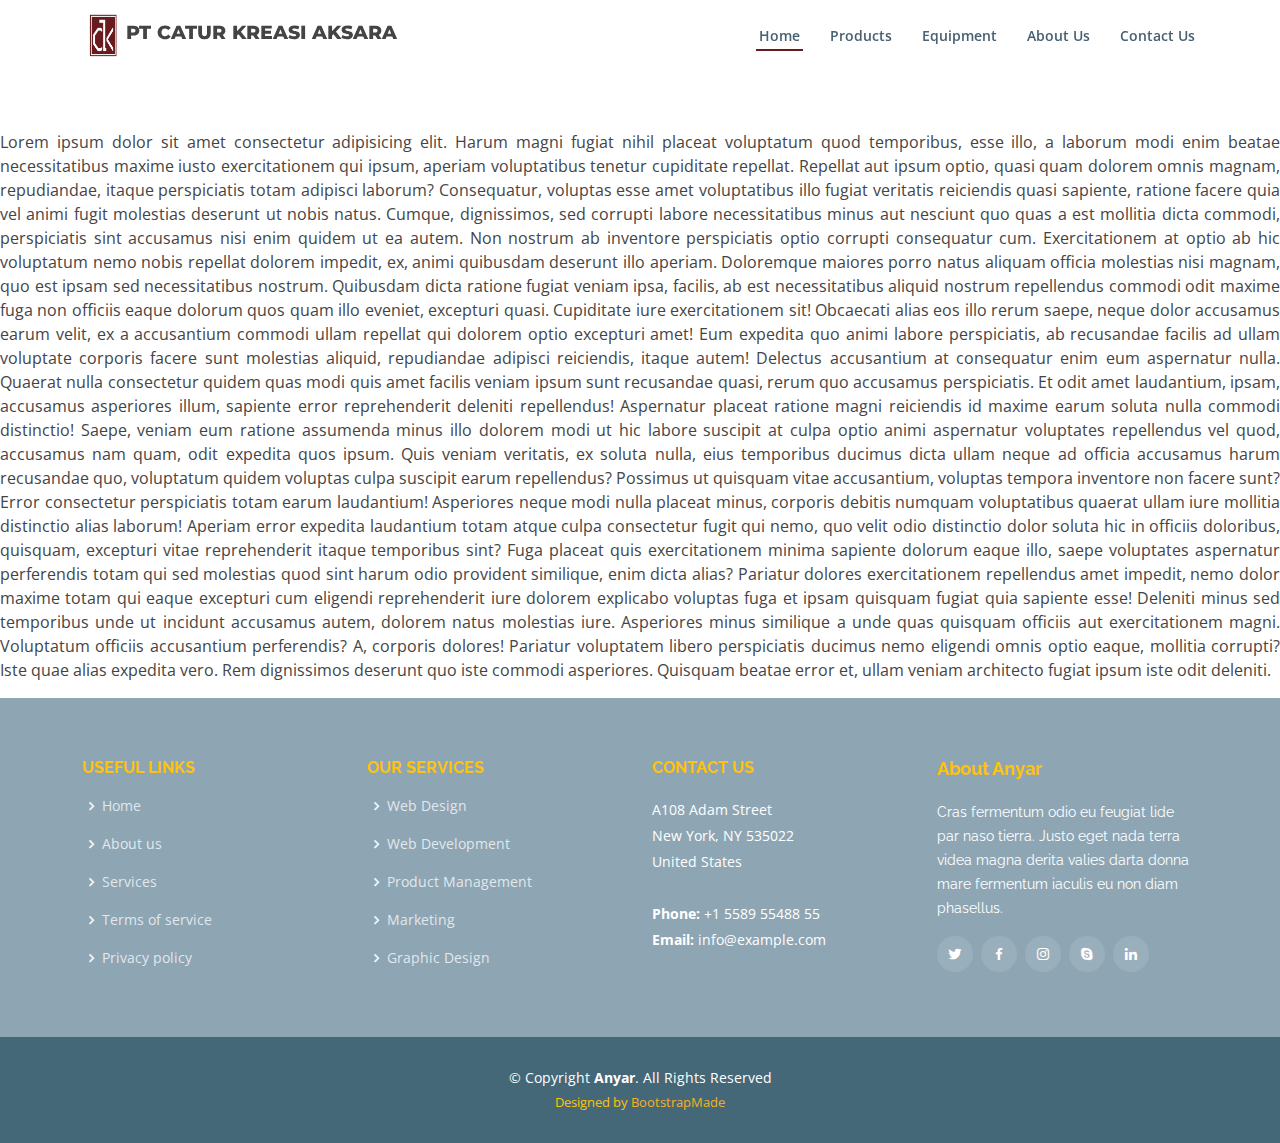
<file: about.html>
<!DOCTYPE html>
<html lang="en">

<head>
  <meta charset="utf-8">
  <meta content="width=device-width, initial-scale=1.0" name="viewport">

  <title>Anyar Bootstrap Template - Index</title>

  <meta content="" name="description">
  <meta content="" name="keywords">

  <!-- Favicons -->
  <link href="assets/img/favicon.png" rel="icon">
  <link href="assets/img/apple-touch-icon.png" rel="apple-touch-icon">

  <!-- Google Fonts -->
  <link href="https://fonts.googleapis.com/css?family=Open+Sans:300,300i,400,400i,600,600i,700,700i|Raleway:300,300i,400,400i,500,500i,600,600i,700,700i|Poppins:300,300i,400,400i,500,500i,600,600i,700,700i" rel="stylesheet">

  <!-- Vendor CSS Files -->
  <link href="assets/vendor/animate.css/animate.min.css" rel="stylesheet">
  <link href="assets/vendor/aos/aos.css" rel="stylesheet">
  <link href="assets/vendor/bootstrap/css/bootstrap.min.css" rel="stylesheet">
  <link href="assets/vendor/bootstrap-icons/bootstrap-icons.css" rel="stylesheet">
  <link href="assets/vendor/boxicons/css/boxicons.min.css" rel="stylesheet">
  <link href="assets/vendor/glightbox/css/glightbox.min.css" rel="stylesheet">
  <link href="assets/vendor/remixicon/remixicon.css" rel="stylesheet">
  <link href="assets/vendor/swiper/swiper-bundle.min.css" rel="stylesheet">
  <link href="https://fonts.cdnfonts.com/css/elegant-2" rel="stylesheet">
  <link href='https://fonts.googleapis.com/css?family=Montserrat' rel='stylesheet'>


  <!-- Template Main CSS File -->
  <link href="assets/css/style.css" rel="stylesheet">
</head>

<body>


  <!-- ======= Header ======= -->
  <header id="header" class="fixed-top d-flex align-items-center ">
    <div class="container d-flex align-items-center justify-content-between">
      <a class="navbar-brand" href="#"> <img src="./assets/Screenshot_2023-06-21_at_23.55.06-removebg-preview.png" alt="" style="height: auto; width: 100%; max-width: 40px;"> <span style="font-family: 'Montserrat'; font-weight: 1000; font-size: 19px;font-weight: 800;">PT CATUR KREASI AKSARA </span> </a>
      <nav id="navbar" class="navbar">
        <ul>
            <li><a class="nav-link scrollto active" href="#hero">Home</a></li>
          <li><a class="nav-link scrollto " href="./product.html">Products</a></li>
          <li><a class="nav-link scrollto" href="./equipment.html">Equipment</a></li>
          <li><a class="nav-link scrollto" href="./about.html">About Us</a></li>
          <li><a class="nav-link scrollto" href="./contact.html">Contact Us</a></li>
        </ul>
        <i class="bi bi-list mobile-nav-toggle"></i>
      </nav>

    </div>
  </header>


  <main id="main">
    <div class="col-lg-12" style="padding-top: 130px;">
        <p style="text-align: justify;">
           Lorem ipsum dolor sit amet consectetur adipisicing elit. Harum magni fugiat nihil placeat voluptatum quod temporibus, esse illo, a laborum modi enim beatae necessitatibus maxime iusto exercitationem qui ipsum, aperiam voluptatibus tenetur cupiditate repellat. Repellat aut ipsum optio, quasi quam dolorem omnis magnam, repudiandae, itaque perspiciatis totam adipisci laborum? Consequatur, voluptas esse amet voluptatibus illo fugiat veritatis reiciendis quasi sapiente, ratione facere quia vel animi fugit molestias deserunt ut nobis natus. Cumque, dignissimos, sed corrupti labore necessitatibus minus aut nesciunt quo quas a est mollitia dicta commodi, perspiciatis sint accusamus nisi enim quidem ut ea autem. Non nostrum ab inventore perspiciatis optio corrupti consequatur cum. Exercitationem at optio ab hic voluptatum nemo nobis repellat dolorem impedit, ex, animi quibusdam deserunt illo aperiam. Doloremque maiores porro natus aliquam officia molestias nisi magnam, quo est ipsam sed necessitatibus nostrum. Quibusdam dicta ratione fugiat veniam ipsa, facilis, ab est necessitatibus aliquid nostrum repellendus commodi odit maxime fuga non officiis eaque dolorum quos quam illo eveniet, excepturi quasi. Cupiditate iure exercitationem sit! Obcaecati alias eos illo rerum saepe, neque dolor accusamus earum velit, ex a accusantium commodi ullam repellat qui dolorem optio excepturi amet! Eum expedita quo animi labore perspiciatis, ab recusandae facilis ad ullam voluptate corporis facere sunt molestias aliquid, repudiandae adipisci reiciendis, itaque autem! Delectus accusantium at consequatur enim eum aspernatur nulla. Quaerat nulla consectetur quidem quas modi quis amet facilis veniam ipsum sunt recusandae quasi, rerum quo accusamus perspiciatis. Et odit amet laudantium, ipsam, accusamus asperiores illum, sapiente error reprehenderit deleniti repellendus! Aspernatur placeat ratione magni reiciendis id maxime earum soluta nulla commodi distinctio! Saepe, veniam eum ratione assumenda minus illo dolorem modi ut hic labore suscipit at culpa optio animi aspernatur voluptates repellendus vel quod, accusamus nam quam, odit expedita quos ipsum. Quis veniam veritatis, ex soluta nulla, eius temporibus ducimus dicta ullam neque ad officia accusamus harum recusandae quo, voluptatum quidem voluptas culpa suscipit earum repellendus? Possimus ut quisquam vitae accusantium, voluptas tempora inventore non facere sunt? Error consectetur perspiciatis totam earum laudantium! Asperiores neque modi nulla placeat minus, corporis debitis numquam voluptatibus quaerat ullam iure mollitia distinctio alias laborum! Aperiam error expedita laudantium totam atque culpa consectetur fugit qui nemo, quo velit odio distinctio dolor soluta hic in officiis doloribus, quisquam, excepturi vitae reprehenderit itaque temporibus sint? Fuga placeat quis exercitationem minima sapiente dolorum eaque illo, saepe voluptates aspernatur perferendis totam qui sed molestias quod sint harum odio provident similique, enim dicta alias? Pariatur dolores exercitationem repellendus amet impedit, nemo dolor maxime totam qui eaque excepturi cum eligendi reprehenderit iure dolorem explicabo voluptas fuga et ipsam quisquam fugiat quia sapiente esse! Deleniti minus sed temporibus unde ut incidunt accusamus autem, dolorem natus molestias iure. Asperiores minus similique a unde quas quisquam officiis aut exercitationem magni. Voluptatum officiis accusantium perferendis? A, corporis dolores! Pariatur voluptatem libero perspiciatis ducimus nemo eligendi omnis optio eaque, mollitia corrupti? Iste quae alias expedita vero. Rem dignissimos deserunt quo iste commodi asperiores. Quisquam beatae error et, ullam veniam architecto fugiat ipsum iste odit deleniti.
        </p>
    </div>

  </main>

  <footer id="footer">

   

    <div class="footer-top">
      <div class="container">
        <div class="row">

          <div class="col-lg-3 col-md-6 footer-links">
            <h4>Useful Links</h4>
            <ul>
              <li><i class="bx bx-chevron-right"></i> <a href="#">Home</a></li>
              <li><i class="bx bx-chevron-right"></i> <a href="#">About us</a></li>
              <li><i class="bx bx-chevron-right"></i> <a href="#">Services</a></li>
              <li><i class="bx bx-chevron-right"></i> <a href="#">Terms of service</a></li>
              <li><i class="bx bx-chevron-right"></i> <a href="#">Privacy policy</a></li>
            </ul>
          </div>

          <div class="col-lg-3 col-md-6 footer-links">
            <h4>Our Services</h4>
            <ul>
              <li><i class="bx bx-chevron-right"></i> <a href="#">Web Design</a></li>
              <li><i class="bx bx-chevron-right"></i> <a href="#">Web Development</a></li>
              <li><i class="bx bx-chevron-right"></i> <a href="#">Product Management</a></li>
              <li><i class="bx bx-chevron-right"></i> <a href="#">Marketing</a></li>
              <li><i class="bx bx-chevron-right"></i> <a href="#">Graphic Design</a></li>
            </ul>
          </div>

          <div class="col-lg-3 col-md-6 footer-contact">
            <h4>Contact Us</h4>
            <p>
              A108 Adam Street <br>
              New York, NY 535022<br>
              United States <br><br>
              <strong>Phone:</strong> +1 5589 55488 55<br>
              <strong>Email:</strong> info@example.com<br>
            </p>

          </div>

          <div class="col-lg-3 col-md-6 footer-info">
            <h3>About Anyar</h3>
            <p>Cras fermentum odio eu feugiat lide par naso tierra. Justo eget nada terra videa magna derita valies darta donna mare fermentum iaculis eu non diam phasellus.</p>
            <div class="social-links mt-3">
              <a href="#" class="twitter"><i class="bx bxl-twitter"></i></a>
              <a href="#" class="facebook"><i class="bx bxl-facebook"></i></a>
              <a href="#" class="instagram"><i class="bx bxl-instagram"></i></a>
              <a href="#" class="google-plus"><i class="bx bxl-skype"></i></a>
              <a href="#" class="linkedin"><i class="bx bxl-linkedin"></i></a>
            </div>
          </div>

        </div>
      </div>
    </div>

    <div class="container">
      <div class="copyright">
        &copy; Copyright <strong><span>Anyar</span></strong>. All Rights Reserved
      </div>
      <div class="credits">
        <!-- All the links in the footer should remain intact. -->
        <!-- You can delete the links only if you purchased the pro version. -->
        <!-- Licensing information: https://bootstrapmade.com/license/ -->
        <!-- Purchase the pro version with working PHP/AJAX contact form: https://bootstrapmade.com/anyar-free-multipurpose-one-page-bootstrap-theme/ -->
        Designed by <a href="https://bootstrapmade.com/">BootstrapMade</a>
      </div>
    </div>
  </footer>

  <div id="preloader"></div>
  <a href="https://wa.me/1234567890" class="back-to-top d-flex align-items-center justify-content-center"><i class="bi bi-whatsapp"></i></a>

  <!-- Vendor JS Files -->
  <script src="assets/vendor/aos/aos.js"></script>
  <script src="assets/vendor/bootstrap/js/bootstrap.bundle.min.js"></script>
  <script src="assets/vendor/glightbox/js/glightbox.min.js"></script>
  <script src="assets/vendor/isotope-layout/isotope.pkgd.min.js"></script>
  <script src="assets/vendor/swiper/swiper-bundle.min.js"></script>
  <script src="assets/vendor/php-email-form/validate.js"></script>

  <!-- Template Main JS File -->
  <script src="assets/js/main.js"></script>

</body>

</html>
</file>
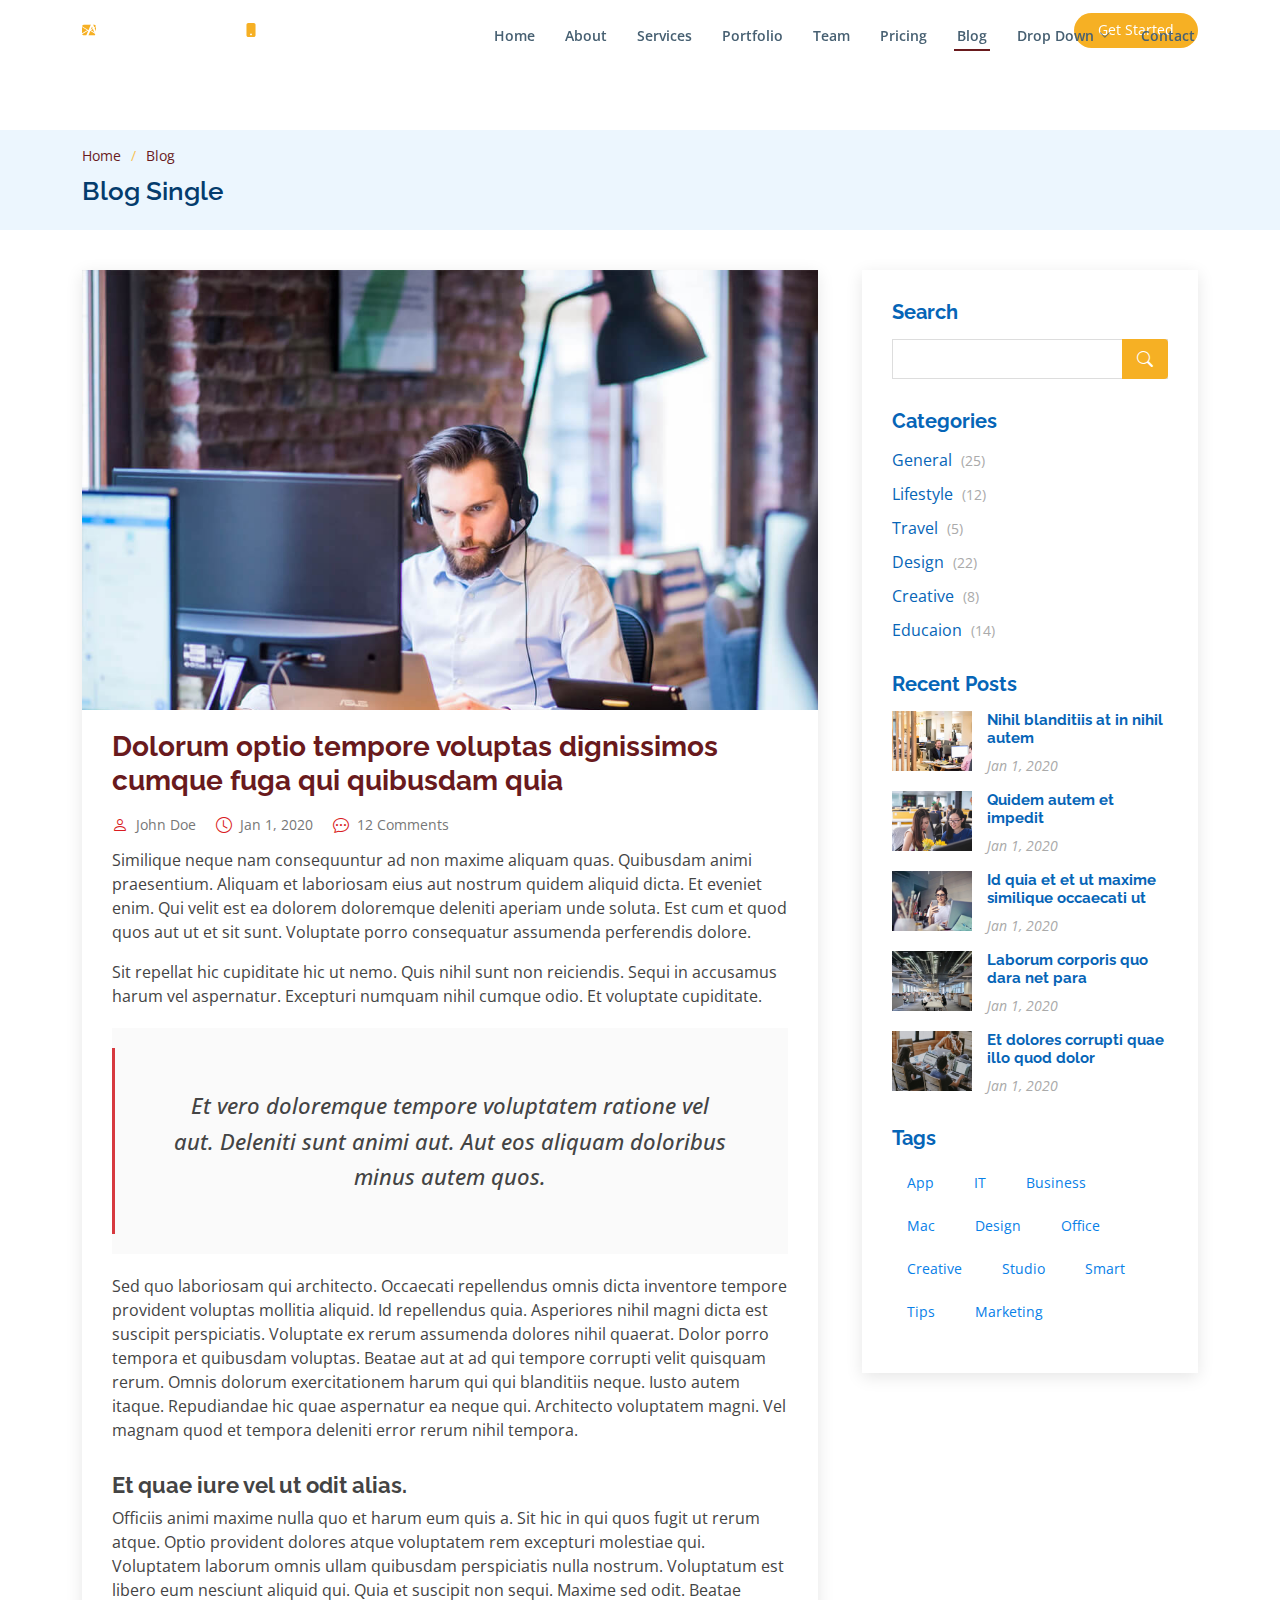
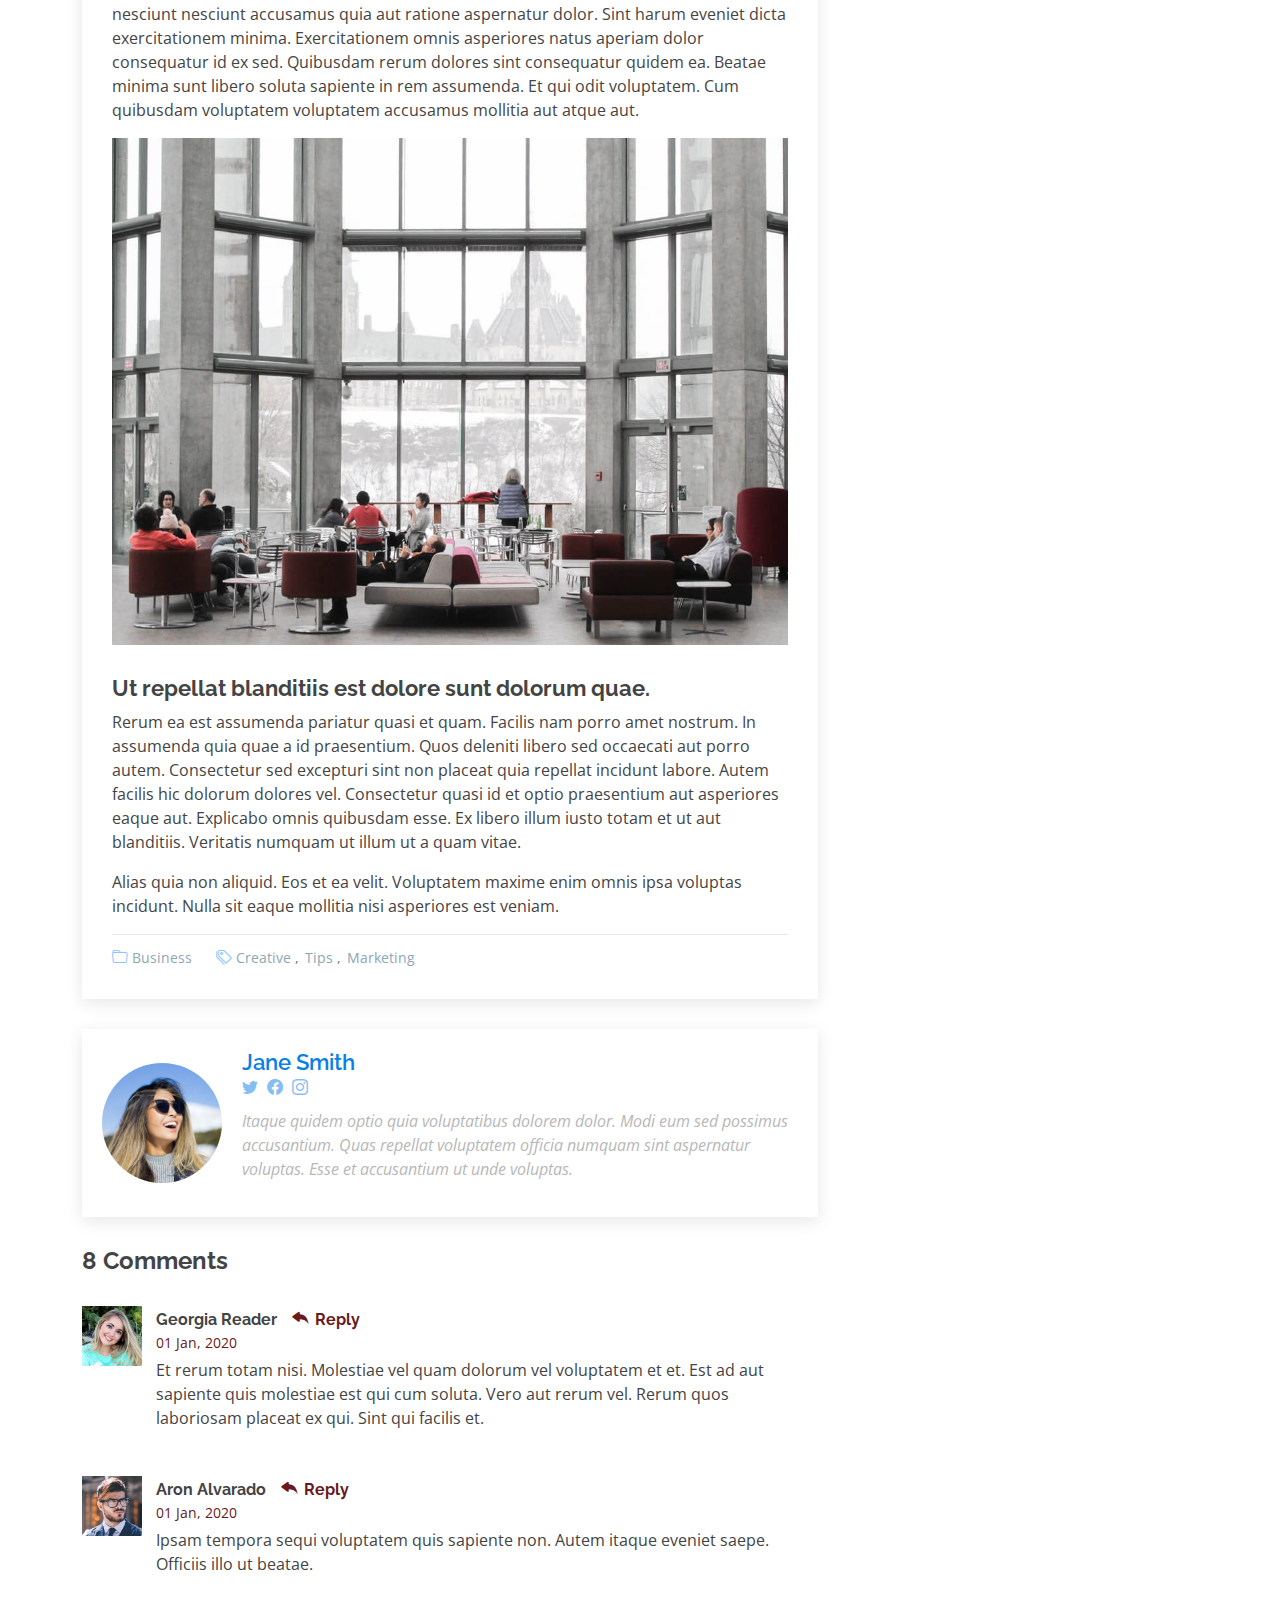
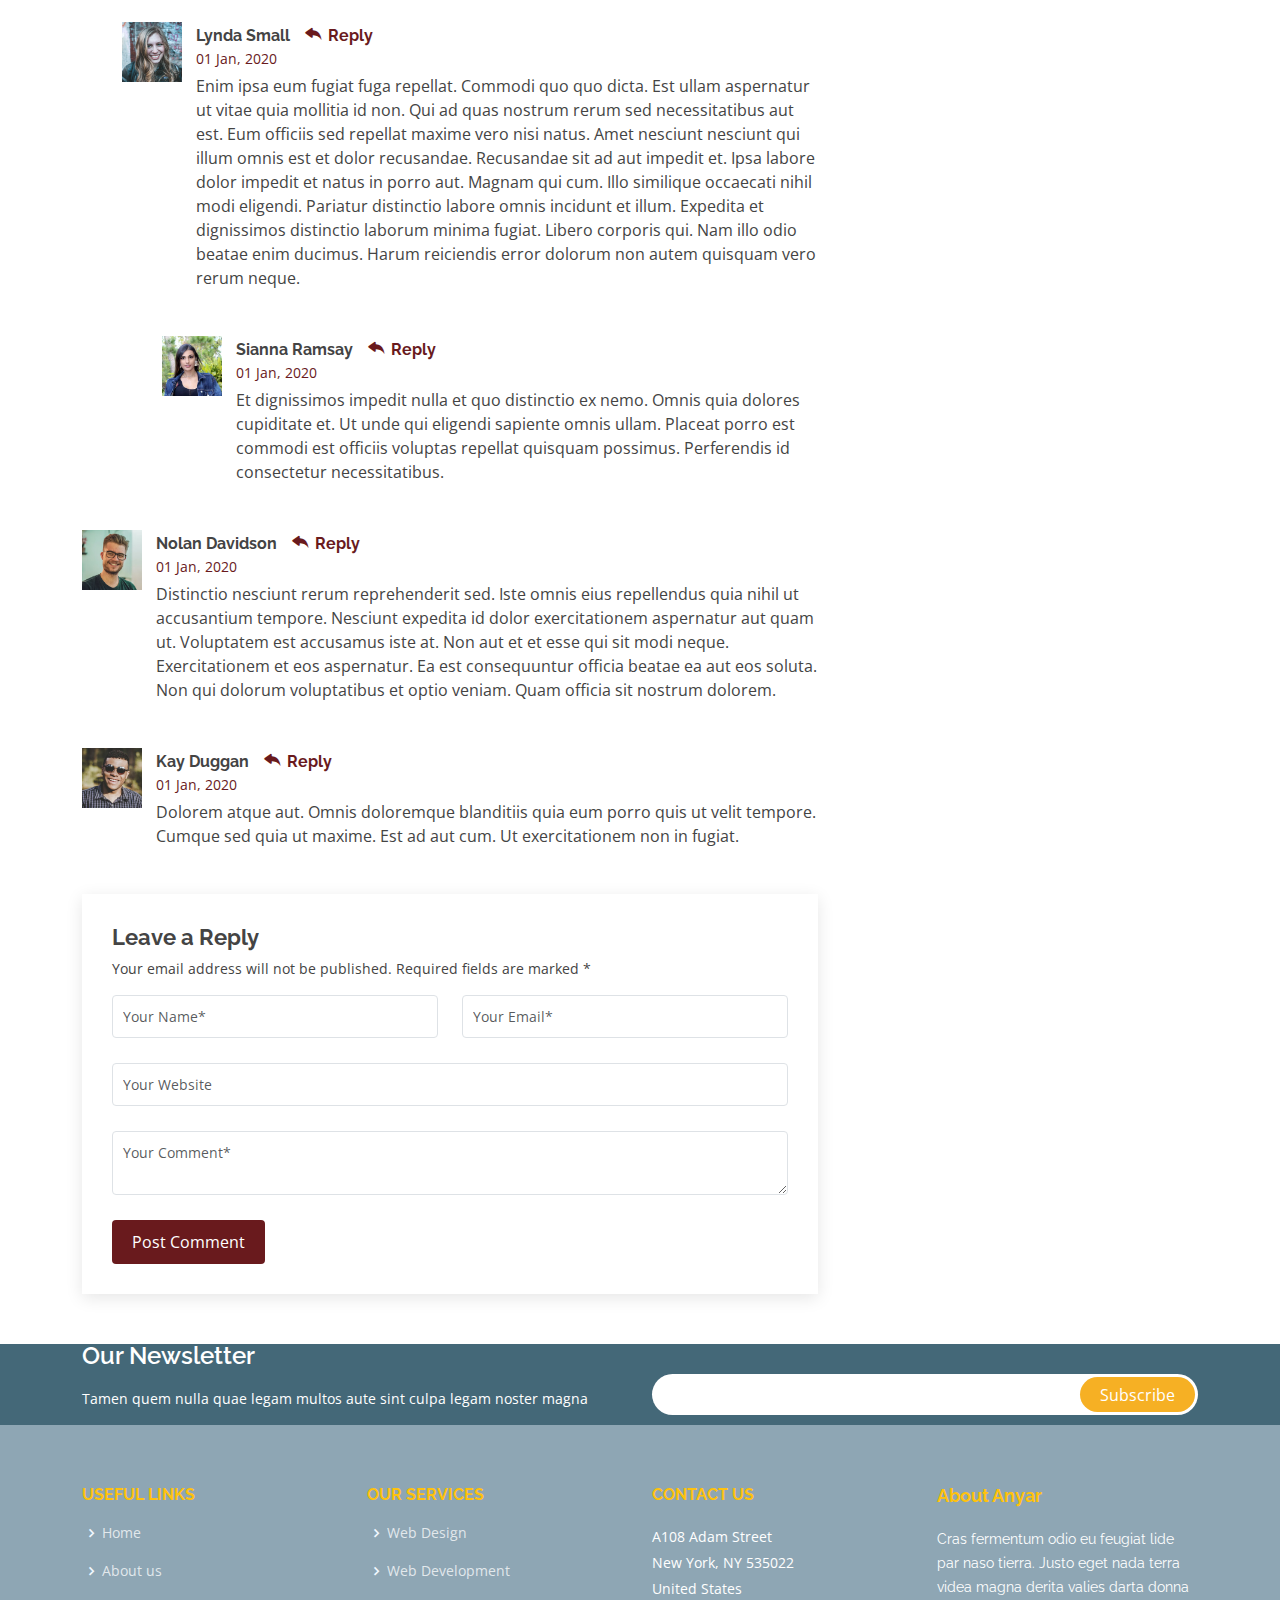
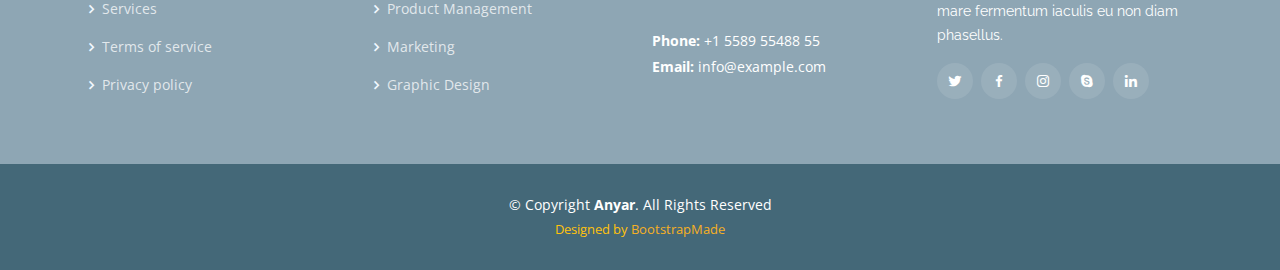
<file: blog-single.html>
<!DOCTYPE html>
<html lang="en">

<head>
  <meta charset="utf-8">
  <meta content="width=device-width, initial-scale=1.0" name="viewport">

  <title>Blog Single - Anyar Bootstrap Template</title>
  <meta content="" name="description">
  <meta content="" name="keywords">

  <!-- Favicons -->
  <link href="assets/img/favicon.png" rel="icon">
  <link href="assets/img/apple-touch-icon.png" rel="apple-touch-icon">

  <!-- Google Fonts -->
  <link href="https://fonts.googleapis.com/css?family=Open+Sans:300,300i,400,400i,600,600i,700,700i|Raleway:300,300i,400,400i,500,500i,600,600i,700,700i|Poppins:300,300i,400,400i,500,500i,600,600i,700,700i" rel="stylesheet">

  <!-- Vendor CSS Files -->
  <link href="assets/vendor/animate.css/animate.min.css" rel="stylesheet">
  <link href="assets/vendor/aos/aos.css" rel="stylesheet">
  <link href="assets/vendor/bootstrap/css/bootstrap.min.css" rel="stylesheet">
  <link href="assets/vendor/bootstrap-icons/bootstrap-icons.css" rel="stylesheet">
  <link href="assets/vendor/boxicons/css/boxicons.min.css" rel="stylesheet">
  <link href="assets/vendor/glightbox/css/glightbox.min.css" rel="stylesheet">
  <link href="assets/vendor/remixicon/remixicon.css" rel="stylesheet">
  <link href="assets/vendor/swiper/swiper-bundle.min.css" rel="stylesheet">

  <!-- Template Main CSS File -->
  <link href="assets/css/style.css" rel="stylesheet">

  <!-- =======================================================
  * Template Name: Anyar
  * Updated: May 30 2023 with Bootstrap v5.3.0
  * Template URL: https://bootstrapmade.com/anyar-free-multipurpose-one-page-bootstrap-theme/
  * Author: BootstrapMade.com
  * License: https://bootstrapmade.com/license/
  ======================================================== -->
</head>

<body>

  <!-- ======= Top Bar ======= -->
  <div id="topbar" class="fixed-top d-flex align-items-center topbar-inner-pages">
    <div class="container d-flex align-items-center justify-content-center justify-content-md-between">
      <div class="contact-info d-flex align-items-center">
        <i class="bi bi-envelope-fill"></i><a href="mailto:contact@example.com">info@example.com</a>
        <i class="bi bi-phone-fill phone-icon"></i> +1 5589 55488 55
      </div>
      <div class="cta d-none d-md-block">
        <a href="#about" class="scrollto">Get Started</a>
      </div>
    </div>
  </div>

  <!-- ======= Header ======= -->
  <header id="header" class="fixed-top d-flex align-items-center header-inner-pages">
    <div class="container d-flex align-items-center justify-content-between">

      <h1 class="logo"><a href="index.html">Anyar</a></h1>
      <!-- Uncomment below if you prefer to use an image logo -->
      <!-- <a href=index.html" class="logo"><img src="assets/img/logo.png" alt="" class="img-fluid"></a>-->

      <nav id="navbar" class="navbar">
        <ul>
          <li><a class="nav-link scrollto " href="#hero">Home</a></li>
          <li><a class="nav-link scrollto" href="#about">About</a></li>
          <li><a class="nav-link scrollto" href="#services">Services</a></li>
          <li><a class="nav-link scrollto " href="#portfolio">Portfolio</a></li>
          <li><a class="nav-link scrollto" href="#team">Team</a></li>
          <li><a class="nav-link scrollto" href="#pricing">Pricing</a></li>
          <li><a class="active" href="blog.html">Blog</a></li>
          <li class="dropdown"><a href="#"><span>Drop Down</span> <i class="bi bi-chevron-down"></i></a>
            <ul>
              <li><a href="#">Drop Down 1</a></li>
              <li class="dropdown"><a href="#"><span>Deep Drop Down</span> <i class="bi bi-chevron-right"></i></a>
                <ul>
                  <li><a href="#">Deep Drop Down 1</a></li>
                  <li><a href="#">Deep Drop Down 2</a></li>
                  <li><a href="#">Deep Drop Down 3</a></li>
                  <li><a href="#">Deep Drop Down 4</a></li>
                  <li><a href="#">Deep Drop Down 5</a></li>
                </ul>
              </li>
              <li><a href="#">Drop Down 2</a></li>
              <li><a href="#">Drop Down 3</a></li>
              <li><a href="#">Drop Down 4</a></li>
            </ul>
          </li>
          <li><a class="nav-link scrollto" href="#contact">Contact</a></li>
        </ul>
        <i class="bi bi-list mobile-nav-toggle"></i>
      </nav><!-- .navbar -->

    </div>
  </header><!-- End Header -->

  <main id="main">

    <!-- ======= Breadcrumbs ======= -->
    <section id="breadcrumbs" class="breadcrumbs">
      <div class="container">

        <ol>
          <li><a href="index.html">Home</a></li>
          <li><a href="blog.html">Blog</a></li>
        </ol>
        <h2>Blog Single</h2>

      </div>
    </section><!-- End Breadcrumbs -->

    <!-- ======= Blog Single Section ======= -->
    <section id="blog" class="blog">
      <div class="container" data-aos="fade-up">

        <div class="row">

          <div class="col-lg-8 entries">

            <article class="entry entry-single">

              <div class="entry-img">
                <img src="assets/img/blog/blog-1.jpg" alt="" class="img-fluid">
              </div>

              <h2 class="entry-title">
                <a href="blog-single.html">Dolorum optio tempore voluptas dignissimos cumque fuga qui quibusdam quia</a>
              </h2>

              <div class="entry-meta">
                <ul>
                  <li class="d-flex align-items-center"><i class="bi bi-person"></i> <a href="blog-single.html">John Doe</a></li>
                  <li class="d-flex align-items-center"><i class="bi bi-clock"></i> <a href="blog-single.html"><time datetime="2020-01-01">Jan 1, 2020</time></a></li>
                  <li class="d-flex align-items-center"><i class="bi bi-chat-dots"></i> <a href="blog-single.html">12 Comments</a></li>
                </ul>
              </div>

              <div class="entry-content">
                <p>
                  Similique neque nam consequuntur ad non maxime aliquam quas. Quibusdam animi praesentium. Aliquam et laboriosam eius aut nostrum quidem aliquid dicta.
                  Et eveniet enim. Qui velit est ea dolorem doloremque deleniti aperiam unde soluta. Est cum et quod quos aut ut et sit sunt. Voluptate porro consequatur assumenda perferendis dolore.
                </p>

                <p>
                  Sit repellat hic cupiditate hic ut nemo. Quis nihil sunt non reiciendis. Sequi in accusamus harum vel aspernatur. Excepturi numquam nihil cumque odio. Et voluptate cupiditate.
                </p>

                <blockquote>
                  <p>
                    Et vero doloremque tempore voluptatem ratione vel aut. Deleniti sunt animi aut. Aut eos aliquam doloribus minus autem quos.
                  </p>
                </blockquote>

                <p>
                  Sed quo laboriosam qui architecto. Occaecati repellendus omnis dicta inventore tempore provident voluptas mollitia aliquid. Id repellendus quia. Asperiores nihil magni dicta est suscipit perspiciatis. Voluptate ex rerum assumenda dolores nihil quaerat.
                  Dolor porro tempora et quibusdam voluptas. Beatae aut at ad qui tempore corrupti velit quisquam rerum. Omnis dolorum exercitationem harum qui qui blanditiis neque.
                  Iusto autem itaque. Repudiandae hic quae aspernatur ea neque qui. Architecto voluptatem magni. Vel magnam quod et tempora deleniti error rerum nihil tempora.
                </p>

                <h3>Et quae iure vel ut odit alias.</h3>
                <p>
                  Officiis animi maxime nulla quo et harum eum quis a. Sit hic in qui quos fugit ut rerum atque. Optio provident dolores atque voluptatem rem excepturi molestiae qui. Voluptatem laborum omnis ullam quibusdam perspiciatis nulla nostrum. Voluptatum est libero eum nesciunt aliquid qui.
                  Quia et suscipit non sequi. Maxime sed odit. Beatae nesciunt nesciunt accusamus quia aut ratione aspernatur dolor. Sint harum eveniet dicta exercitationem minima. Exercitationem omnis asperiores natus aperiam dolor consequatur id ex sed. Quibusdam rerum dolores sint consequatur quidem ea.
                  Beatae minima sunt libero soluta sapiente in rem assumenda. Et qui odit voluptatem. Cum quibusdam voluptatem voluptatem accusamus mollitia aut atque aut.
                </p>
                <img src="assets/img/blog/blog-inside-post.jpg" class="img-fluid" alt="">

                <h3>Ut repellat blanditiis est dolore sunt dolorum quae.</h3>
                <p>
                  Rerum ea est assumenda pariatur quasi et quam. Facilis nam porro amet nostrum. In assumenda quia quae a id praesentium. Quos deleniti libero sed occaecati aut porro autem. Consectetur sed excepturi sint non placeat quia repellat incidunt labore. Autem facilis hic dolorum dolores vel.
                  Consectetur quasi id et optio praesentium aut asperiores eaque aut. Explicabo omnis quibusdam esse. Ex libero illum iusto totam et ut aut blanditiis. Veritatis numquam ut illum ut a quam vitae.
                </p>
                <p>
                  Alias quia non aliquid. Eos et ea velit. Voluptatem maxime enim omnis ipsa voluptas incidunt. Nulla sit eaque mollitia nisi asperiores est veniam.
                </p>

              </div>

              <div class="entry-footer">
                <i class="bi bi-folder"></i>
                <ul class="cats">
                  <li><a href="#">Business</a></li>
                </ul>

                <i class="bi bi-tags"></i>
                <ul class="tags">
                  <li><a href="#">Creative</a></li>
                  <li><a href="#">Tips</a></li>
                  <li><a href="#">Marketing</a></li>
                </ul>
              </div>

            </article><!-- End blog entry -->

            <div class="blog-author d-flex align-items-center">
              <img src="assets/img/blog/blog-author.jpg" class="rounded-circle float-left" alt="">
              <div>
                <h4>Jane Smith</h4>
                <div class="social-links">
                  <a href="https://twitters.com/#"><i class="bi bi-twitter"></i></a>
                  <a href="https://facebook.com/#"><i class="bi bi-facebook"></i></a>
                  <a href="https://instagram.com/#"><i class="biu bi-instagram"></i></a>
                </div>
                <p>
                  Itaque quidem optio quia voluptatibus dolorem dolor. Modi eum sed possimus accusantium. Quas repellat voluptatem officia numquam sint aspernatur voluptas. Esse et accusantium ut unde voluptas.
                </p>
              </div>
            </div><!-- End blog author bio -->

            <div class="blog-comments">

              <h4 class="comments-count">8 Comments</h4>

              <div id="comment-1" class="comment">
                <div class="d-flex">
                  <div class="comment-img"><img src="assets/img/blog/comments-1.jpg" alt=""></div>
                  <div>
                    <h5><a href="">Georgia Reader</a> <a href="#" class="reply"><i class="bi bi-reply-fill"></i> Reply</a></h5>
                    <time datetime="2020-01-01">01 Jan, 2020</time>
                    <p>
                      Et rerum totam nisi. Molestiae vel quam dolorum vel voluptatem et et. Est ad aut sapiente quis molestiae est qui cum soluta.
                      Vero aut rerum vel. Rerum quos laboriosam placeat ex qui. Sint qui facilis et.
                    </p>
                  </div>
                </div>
              </div><!-- End comment #1 -->

              <div id="comment-2" class="comment">
                <div class="d-flex">
                  <div class="comment-img"><img src="assets/img/blog/comments-2.jpg" alt=""></div>
                  <div>
                    <h5><a href="">Aron Alvarado</a> <a href="#" class="reply"><i class="bi bi-reply-fill"></i> Reply</a></h5>
                    <time datetime="2020-01-01">01 Jan, 2020</time>
                    <p>
                      Ipsam tempora sequi voluptatem quis sapiente non. Autem itaque eveniet saepe. Officiis illo ut beatae.
                    </p>
                  </div>
                </div>

                <div id="comment-reply-1" class="comment comment-reply">
                  <div class="d-flex">
                    <div class="comment-img"><img src="assets/img/blog/comments-3.jpg" alt=""></div>
                    <div>
                      <h5><a href="">Lynda Small</a> <a href="#" class="reply"><i class="bi bi-reply-fill"></i> Reply</a></h5>
                      <time datetime="2020-01-01">01 Jan, 2020</time>
                      <p>
                        Enim ipsa eum fugiat fuga repellat. Commodi quo quo dicta. Est ullam aspernatur ut vitae quia mollitia id non. Qui ad quas nostrum rerum sed necessitatibus aut est. Eum officiis sed repellat maxime vero nisi natus. Amet nesciunt nesciunt qui illum omnis est et dolor recusandae.

                        Recusandae sit ad aut impedit et. Ipsa labore dolor impedit et natus in porro aut. Magnam qui cum. Illo similique occaecati nihil modi eligendi. Pariatur distinctio labore omnis incidunt et illum. Expedita et dignissimos distinctio laborum minima fugiat.

                        Libero corporis qui. Nam illo odio beatae enim ducimus. Harum reiciendis error dolorum non autem quisquam vero rerum neque.
                      </p>
                    </div>
                  </div>

                  <div id="comment-reply-2" class="comment comment-reply">
                    <div class="d-flex">
                      <div class="comment-img"><img src="assets/img/blog/comments-4.jpg" alt=""></div>
                      <div>
                        <h5><a href="">Sianna Ramsay</a> <a href="#" class="reply"><i class="bi bi-reply-fill"></i> Reply</a></h5>
                        <time datetime="2020-01-01">01 Jan, 2020</time>
                        <p>
                          Et dignissimos impedit nulla et quo distinctio ex nemo. Omnis quia dolores cupiditate et. Ut unde qui eligendi sapiente omnis ullam. Placeat porro est commodi est officiis voluptas repellat quisquam possimus. Perferendis id consectetur necessitatibus.
                        </p>
                      </div>
                    </div>

                  </div><!-- End comment reply #2-->

                </div><!-- End comment reply #1-->

              </div><!-- End comment #2-->

              <div id="comment-3" class="comment">
                <div class="d-flex">
                  <div class="comment-img"><img src="assets/img/blog/comments-5.jpg" alt=""></div>
                  <div>
                    <h5><a href="">Nolan Davidson</a> <a href="#" class="reply"><i class="bi bi-reply-fill"></i> Reply</a></h5>
                    <time datetime="2020-01-01">01 Jan, 2020</time>
                    <p>
                      Distinctio nesciunt rerum reprehenderit sed. Iste omnis eius repellendus quia nihil ut accusantium tempore. Nesciunt expedita id dolor exercitationem aspernatur aut quam ut. Voluptatem est accusamus iste at.
                      Non aut et et esse qui sit modi neque. Exercitationem et eos aspernatur. Ea est consequuntur officia beatae ea aut eos soluta. Non qui dolorum voluptatibus et optio veniam. Quam officia sit nostrum dolorem.
                    </p>
                  </div>
                </div>

              </div><!-- End comment #3 -->

              <div id="comment-4" class="comment">
                <div class="d-flex">
                  <div class="comment-img"><img src="assets/img/blog/comments-6.jpg" alt=""></div>
                  <div>
                    <h5><a href="">Kay Duggan</a> <a href="#" class="reply"><i class="bi bi-reply-fill"></i> Reply</a></h5>
                    <time datetime="2020-01-01">01 Jan, 2020</time>
                    <p>
                      Dolorem atque aut. Omnis doloremque blanditiis quia eum porro quis ut velit tempore. Cumque sed quia ut maxime. Est ad aut cum. Ut exercitationem non in fugiat.
                    </p>
                  </div>
                </div>

              </div><!-- End comment #4 -->

              <div class="reply-form">
                <h4>Leave a Reply</h4>
                <p>Your email address will not be published. Required fields are marked * </p>
                <form action="">
                  <div class="row">
                    <div class="col-md-6 form-group">
                      <input name="name" type="text" class="form-control" placeholder="Your Name*">
                    </div>
                    <div class="col-md-6 form-group">
                      <input name="email" type="text" class="form-control" placeholder="Your Email*">
                    </div>
                  </div>
                  <div class="row">
                    <div class="col form-group">
                      <input name="website" type="text" class="form-control" placeholder="Your Website">
                    </div>
                  </div>
                  <div class="row">
                    <div class="col form-group">
                      <textarea name="comment" class="form-control" placeholder="Your Comment*"></textarea>
                    </div>
                  </div>
                  <button type="submit" class="btn btn-primary">Post Comment</button>

                </form>

              </div>

            </div><!-- End blog comments -->

          </div><!-- End blog entries list -->

          <div class="col-lg-4">

            <div class="sidebar">

              <h3 class="sidebar-title">Search</h3>
              <div class="sidebar-item search-form">
                <form action="">
                  <input type="text">
                  <button type="submit"><i class="bi bi-search"></i></button>
                </form>
              </div><!-- End sidebar search formn-->

              <h3 class="sidebar-title">Categories</h3>
              <div class="sidebar-item categories">
                <ul>
                  <li><a href="#">General <span>(25)</span></a></li>
                  <li><a href="#">Lifestyle <span>(12)</span></a></li>
                  <li><a href="#">Travel <span>(5)</span></a></li>
                  <li><a href="#">Design <span>(22)</span></a></li>
                  <li><a href="#">Creative <span>(8)</span></a></li>
                  <li><a href="#">Educaion <span>(14)</span></a></li>
                </ul>
              </div><!-- End sidebar categories-->

              <h3 class="sidebar-title">Recent Posts</h3>
              <div class="sidebar-item recent-posts">
                <div class="post-item clearfix">
                  <img src="assets/img/blog/blog-recent-1.jpg" alt="">
                  <h4><a href="blog-single.html">Nihil blanditiis at in nihil autem</a></h4>
                  <time datetime="2020-01-01">Jan 1, 2020</time>
                </div>

                <div class="post-item clearfix">
                  <img src="assets/img/blog/blog-recent-2.jpg" alt="">
                  <h4><a href="blog-single.html">Quidem autem et impedit</a></h4>
                  <time datetime="2020-01-01">Jan 1, 2020</time>
                </div>

                <div class="post-item clearfix">
                  <img src="assets/img/blog/blog-recent-3.jpg" alt="">
                  <h4><a href="blog-single.html">Id quia et et ut maxime similique occaecati ut</a></h4>
                  <time datetime="2020-01-01">Jan 1, 2020</time>
                </div>

                <div class="post-item clearfix">
                  <img src="assets/img/blog/blog-recent-4.jpg" alt="">
                  <h4><a href="blog-single.html">Laborum corporis quo dara net para</a></h4>
                  <time datetime="2020-01-01">Jan 1, 2020</time>
                </div>

                <div class="post-item clearfix">
                  <img src="assets/img/blog/blog-recent-5.jpg" alt="">
                  <h4><a href="blog-single.html">Et dolores corrupti quae illo quod dolor</a></h4>
                  <time datetime="2020-01-01">Jan 1, 2020</time>
                </div>

              </div><!-- End sidebar recent posts-->

              <h3 class="sidebar-title">Tags</h3>
              <div class="sidebar-item tags">
                <ul>
                  <li><a href="#">App</a></li>
                  <li><a href="#">IT</a></li>
                  <li><a href="#">Business</a></li>
                  <li><a href="#">Mac</a></li>
                  <li><a href="#">Design</a></li>
                  <li><a href="#">Office</a></li>
                  <li><a href="#">Creative</a></li>
                  <li><a href="#">Studio</a></li>
                  <li><a href="#">Smart</a></li>
                  <li><a href="#">Tips</a></li>
                  <li><a href="#">Marketing</a></li>
                </ul>
              </div><!-- End sidebar tags-->

            </div><!-- End sidebar -->

          </div><!-- End blog sidebar -->

        </div>

      </div>
    </section><!-- End Blog Single Section -->

  </main><!-- End #main -->

  <!-- ======= Footer ======= -->
  <footer id="footer">

    <div class="footer-newsletter">
      <div class="container">
        <div class="row">
          <div class="col-lg-6">
            <h4>Our Newsletter</h4>
            <p>Tamen quem nulla quae legam multos aute sint culpa legam noster magna</p>
          </div>
          <div class="col-lg-6">
            <form action="" method="post">
              <input type="email" name="email"><input type="submit" value="Subscribe">
            </form>
          </div>
        </div>
      </div>
    </div>

    <div class="footer-top">
      <div class="container">
        <div class="row">

          <div class="col-lg-3 col-md-6 footer-links">
            <h4>Useful Links</h4>
            <ul>
              <li><i class="bx bx-chevron-right"></i> <a href="#">Home</a></li>
              <li><i class="bx bx-chevron-right"></i> <a href="#">About us</a></li>
              <li><i class="bx bx-chevron-right"></i> <a href="#">Services</a></li>
              <li><i class="bx bx-chevron-right"></i> <a href="#">Terms of service</a></li>
              <li><i class="bx bx-chevron-right"></i> <a href="#">Privacy policy</a></li>
            </ul>
          </div>

          <div class="col-lg-3 col-md-6 footer-links">
            <h4>Our Services</h4>
            <ul>
              <li><i class="bx bx-chevron-right"></i> <a href="#">Web Design</a></li>
              <li><i class="bx bx-chevron-right"></i> <a href="#">Web Development</a></li>
              <li><i class="bx bx-chevron-right"></i> <a href="#">Product Management</a></li>
              <li><i class="bx bx-chevron-right"></i> <a href="#">Marketing</a></li>
              <li><i class="bx bx-chevron-right"></i> <a href="#">Graphic Design</a></li>
            </ul>
          </div>

          <div class="col-lg-3 col-md-6 footer-contact">
            <h4>Contact Us</h4>
            <p>
              A108 Adam Street <br>
              New York, NY 535022<br>
              United States <br><br>
              <strong>Phone:</strong> +1 5589 55488 55<br>
              <strong>Email:</strong> info@example.com<br>
            </p>

          </div>

          <div class="col-lg-3 col-md-6 footer-info">
            <h3>About Anyar</h3>
            <p>Cras fermentum odio eu feugiat lide par naso tierra. Justo eget nada terra videa magna derita valies darta donna mare fermentum iaculis eu non diam phasellus.</p>
            <div class="social-links mt-3">
              <a href="#" class="twitter"><i class="bx bxl-twitter"></i></a>
              <a href="#" class="facebook"><i class="bx bxl-facebook"></i></a>
              <a href="#" class="instagram"><i class="bx bxl-instagram"></i></a>
              <a href="#" class="google-plus"><i class="bx bxl-skype"></i></a>
              <a href="#" class="linkedin"><i class="bx bxl-linkedin"></i></a>
            </div>
          </div>

        </div>
      </div>
    </div>

    <div class="container">
      <div class="copyright">
        &copy; Copyright <strong><span>Anyar</span></strong>. All Rights Reserved
      </div>
      <div class="credits">
        <!-- All the links in the footer should remain intact. -->
        <!-- You can delete the links only if you purchased the pro version. -->
        <!-- Licensing information: https://bootstrapmade.com/license/ -->
        <!-- Purchase the pro version with working PHP/AJAX contact form: https://bootstrapmade.com/anyar-free-multipurpose-one-page-bootstrap-theme/ -->
        Designed by <a href="https://bootstrapmade.com/">BootstrapMade</a>
      </div>
    </div>
  </footer><!-- End Footer -->

  <div id="preloader"></div>
  <a href="#" class="back-to-top d-flex align-items-center justify-content-center"><i class="bi bi-arrow-up-short"></i></a>

  <!-- Vendor JS Files -->
  <script src="assets/vendor/aos/aos.js"></script>
  <script src="assets/vendor/bootstrap/js/bootstrap.bundle.min.js"></script>
  <script src="assets/vendor/glightbox/js/glightbox.min.js"></script>
  <script src="assets/vendor/isotope-layout/isotope.pkgd.min.js"></script>
  <script src="assets/vendor/swiper/swiper-bundle.min.js"></script>
  <script src="assets/vendor/php-email-form/validate.js"></script>

  <!-- Template Main JS File -->
  <script src="assets/js/main.js"></script>

</body>

</html>
</file>
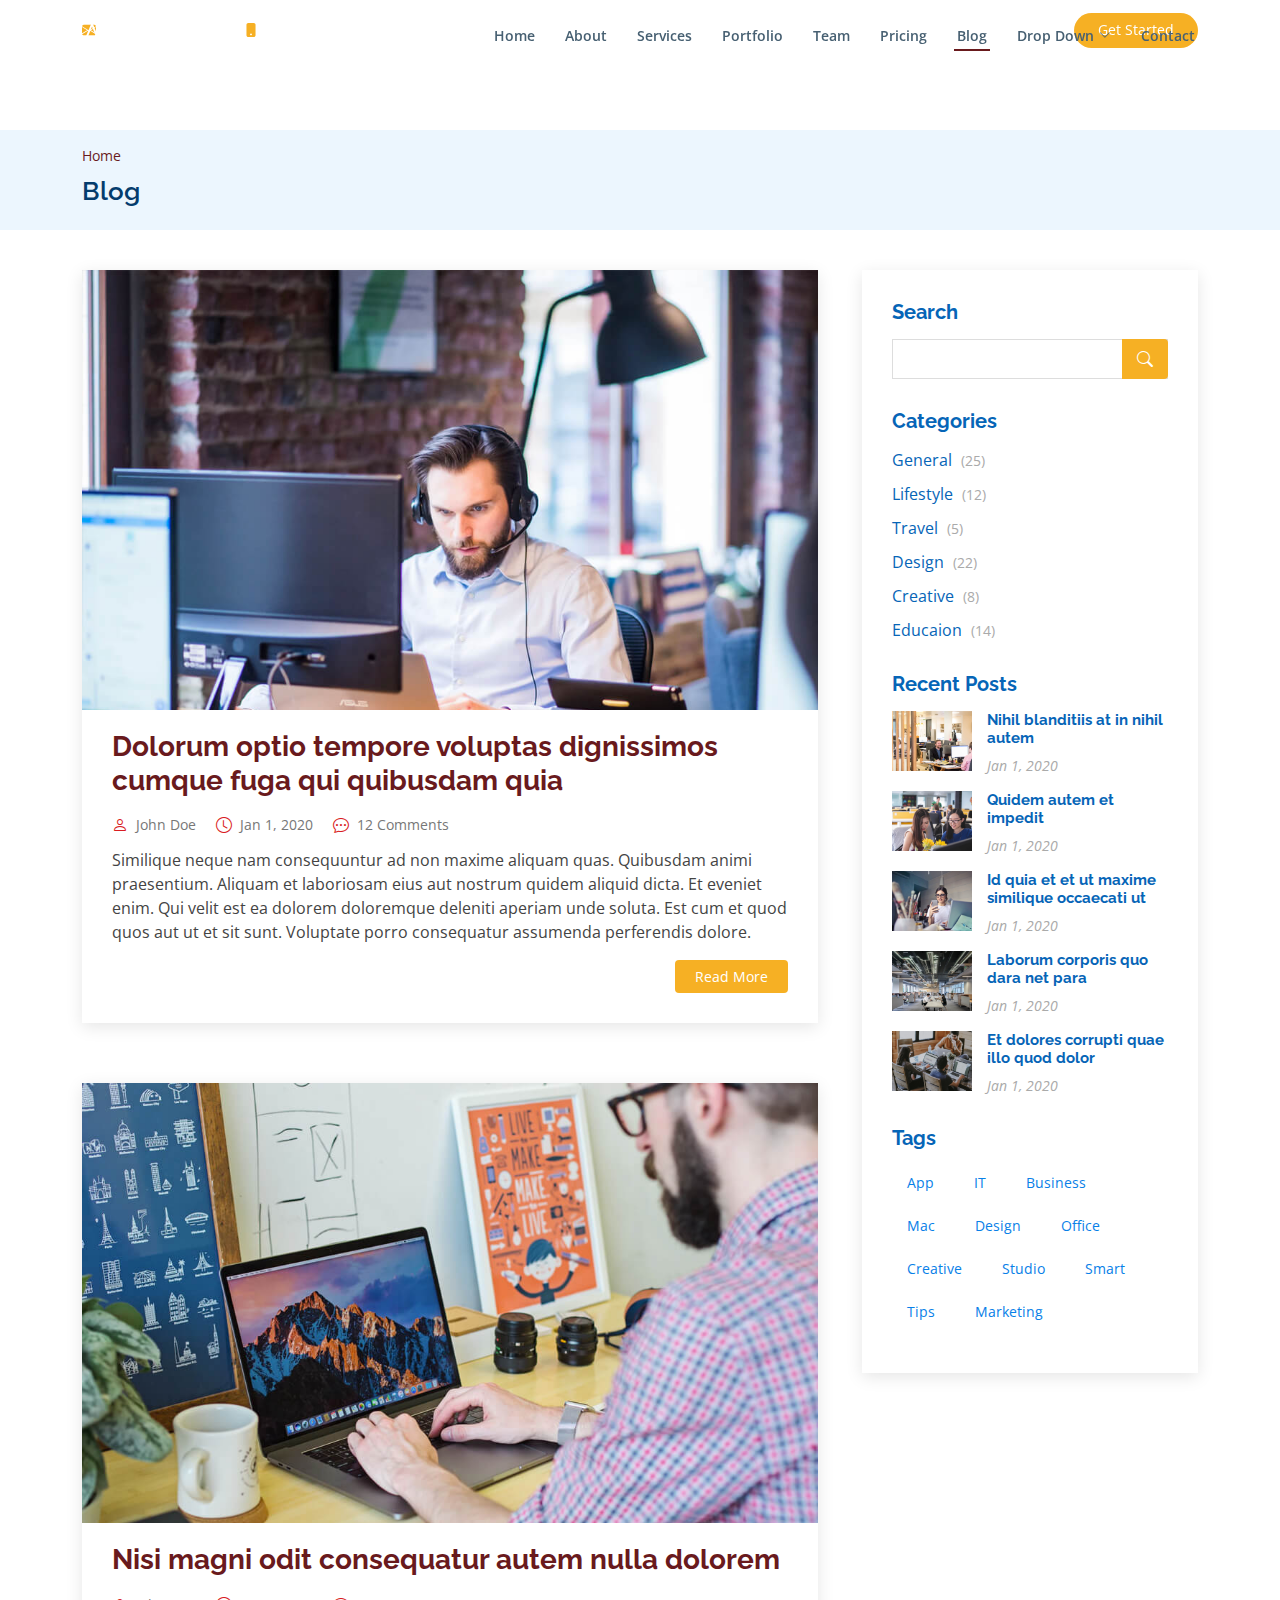
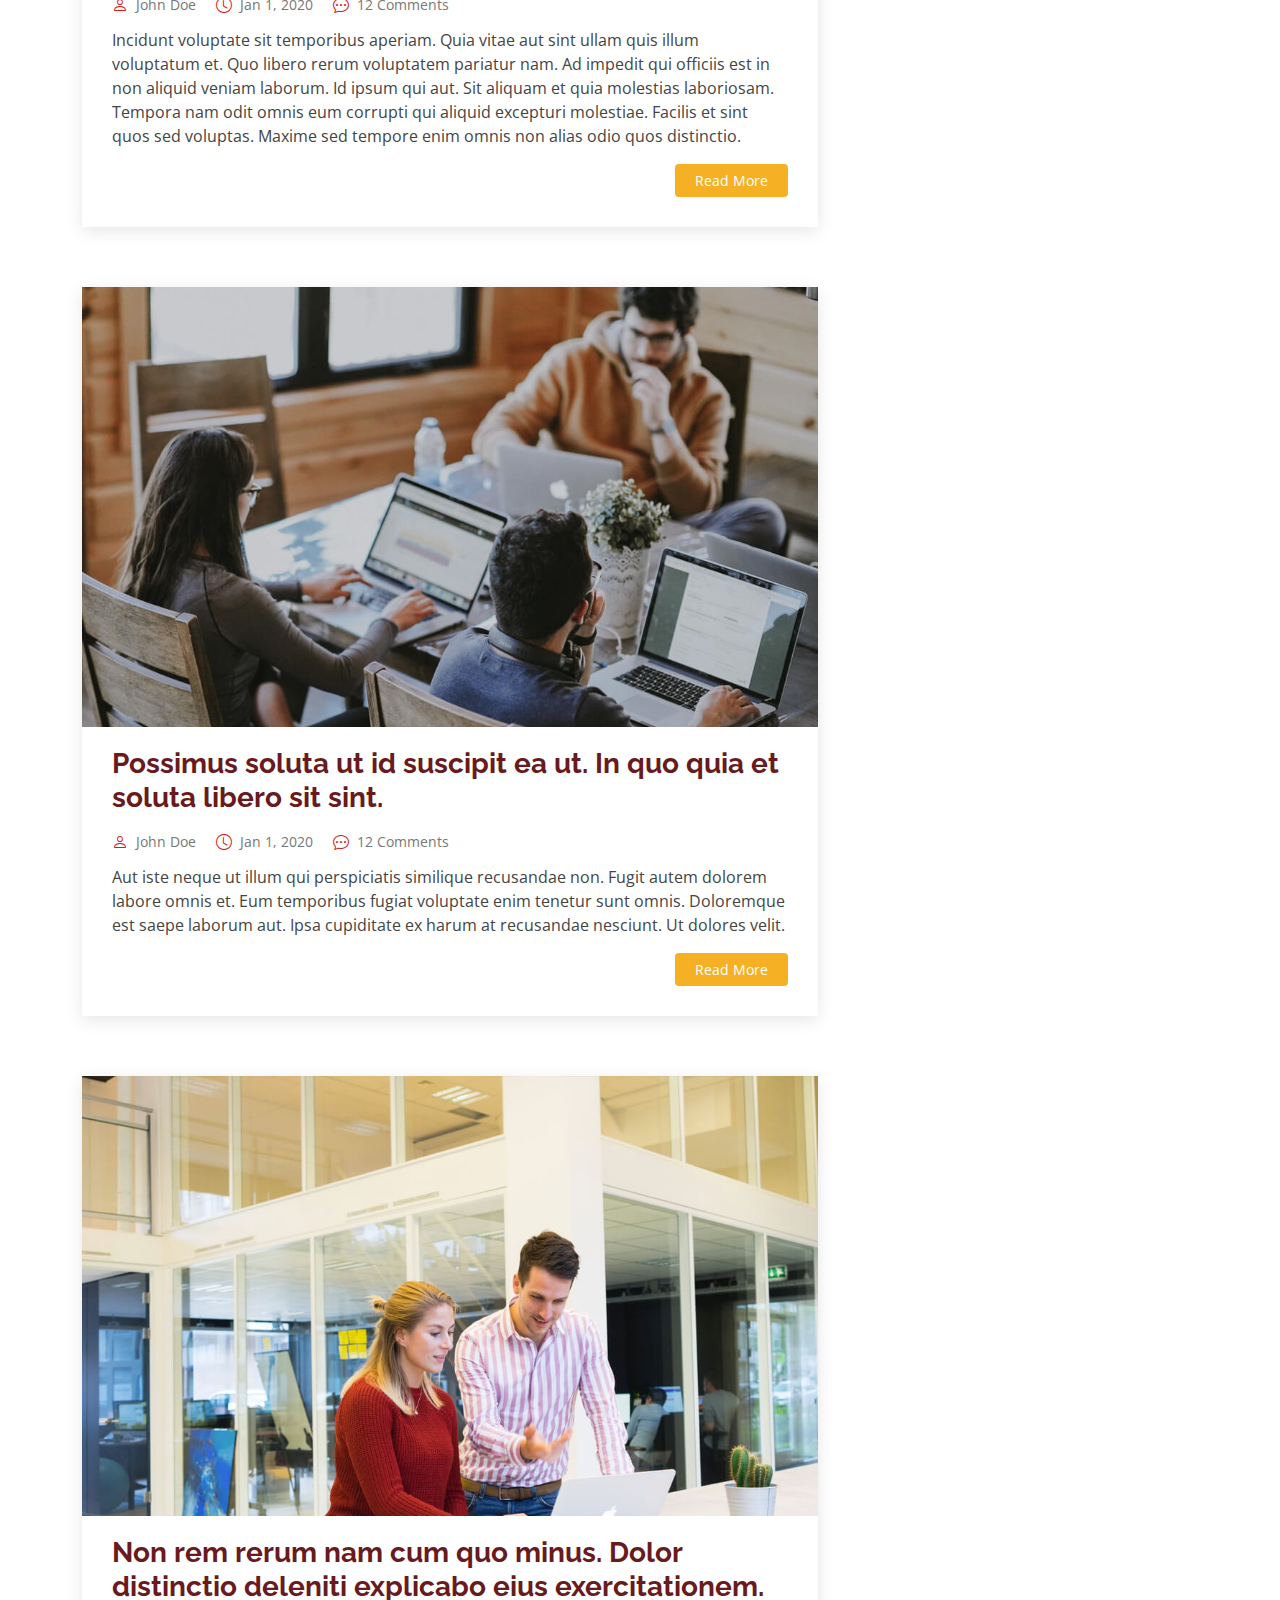
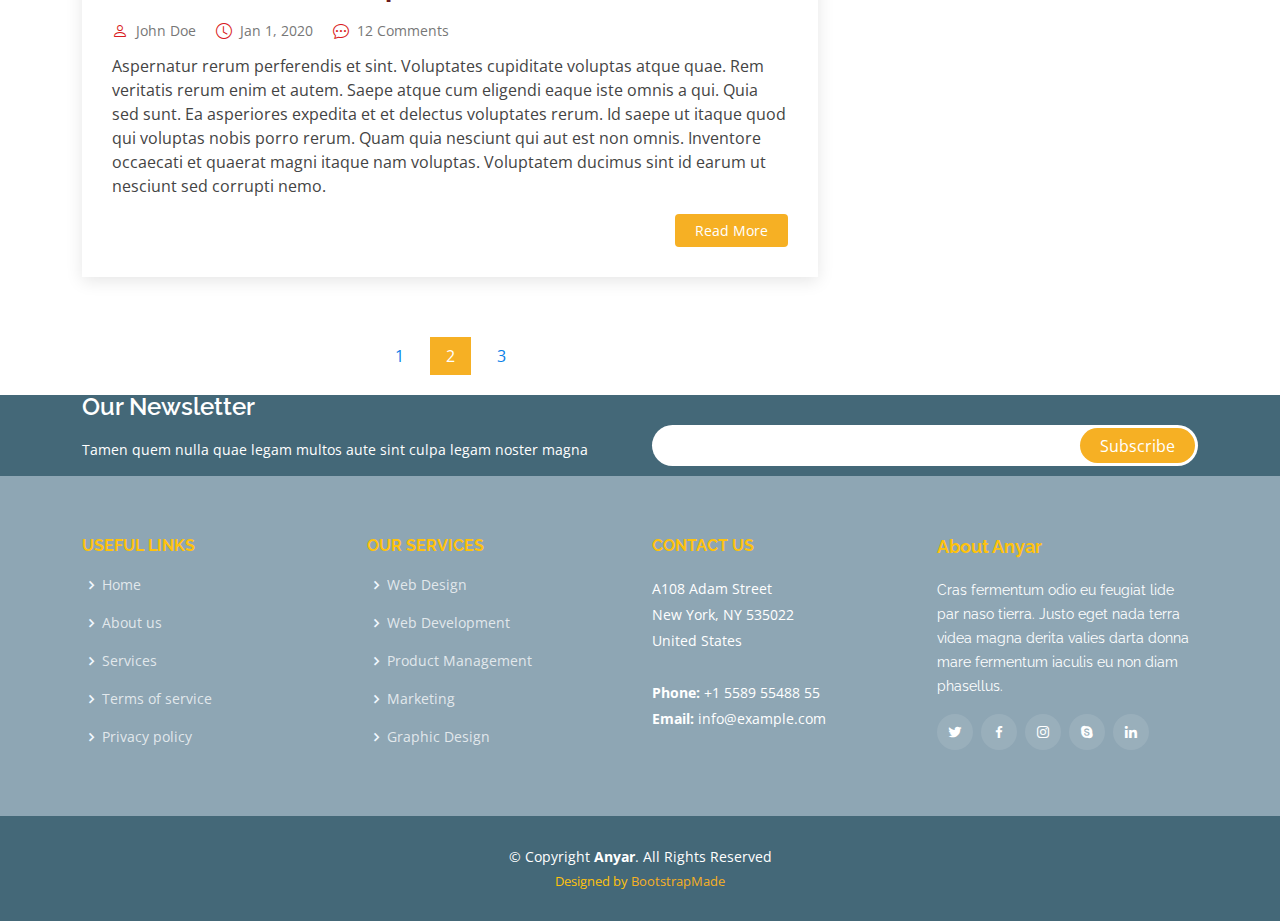
<file: blog.html>
<!DOCTYPE html>
<html lang="en">

<head>
  <meta charset="utf-8">
  <meta content="width=device-width, initial-scale=1.0" name="viewport">

  <title>Blog - Anyar Bootstrap Template</title>
  <meta content="" name="description">
  <meta content="" name="keywords">

  <!-- Favicons -->
  <link href="assets/img/favicon.png" rel="icon">
  <link href="assets/img/apple-touch-icon.png" rel="apple-touch-icon">

  <!-- Google Fonts -->
  <link href="https://fonts.googleapis.com/css?family=Open+Sans:300,300i,400,400i,600,600i,700,700i|Raleway:300,300i,400,400i,500,500i,600,600i,700,700i|Poppins:300,300i,400,400i,500,500i,600,600i,700,700i" rel="stylesheet">

  <!-- Vendor CSS Files -->
  <link href="assets/vendor/animate.css/animate.min.css" rel="stylesheet">
  <link href="assets/vendor/aos/aos.css" rel="stylesheet">
  <link href="assets/vendor/bootstrap/css/bootstrap.min.css" rel="stylesheet">
  <link href="assets/vendor/bootstrap-icons/bootstrap-icons.css" rel="stylesheet">
  <link href="assets/vendor/boxicons/css/boxicons.min.css" rel="stylesheet">
  <link href="assets/vendor/glightbox/css/glightbox.min.css" rel="stylesheet">
  <link href="assets/vendor/remixicon/remixicon.css" rel="stylesheet">
  <link href="assets/vendor/swiper/swiper-bundle.min.css" rel="stylesheet">

  <!-- Template Main CSS File -->
  <link href="assets/css/style.css" rel="stylesheet">

  <!-- =======================================================
  * Template Name: Anyar
  * Updated: May 30 2023 with Bootstrap v5.3.0
  * Template URL: https://bootstrapmade.com/anyar-free-multipurpose-one-page-bootstrap-theme/
  * Author: BootstrapMade.com
  * License: https://bootstrapmade.com/license/
  ======================================================== -->
</head>

<body>

  <!-- ======= Top Bar ======= -->
  <div id="topbar" class="fixed-top d-flex align-items-center topbar-inner-pages">
    <div class="container d-flex align-items-center justify-content-center justify-content-md-between">
      <div class="contact-info d-flex align-items-center">
        <i class="bi bi-envelope-fill"></i><a href="mailto:contact@example.com">info@example.com</a>
        <i class="bi bi-phone-fill phone-icon"></i> +1 5589 55488 55
      </div>
      <div class="cta d-none d-md-block">
        <a href="#about" class="scrollto">Get Started</a>
      </div>
    </div>
  </div>

  <!-- ======= Header ======= -->
  <header id="header" class="fixed-top d-flex align-items-center header-inner-pages">
    <div class="container d-flex align-items-center justify-content-between">

      <h1 class="logo"><a href="index.html">Anyar</a></h1>
      <!-- Uncomment below if you prefer to use an image logo -->
      <!-- <a href=index.html" class="logo"><img src="assets/img/logo.png" alt="" class="img-fluid"></a>-->

      <nav id="navbar" class="navbar">
        <ul>
          <li><a class="nav-link scrollto " href="#hero">Home</a></li>
          <li><a class="nav-link scrollto" href="#about">About</a></li>
          <li><a class="nav-link scrollto" href="#services">Services</a></li>
          <li><a class="nav-link scrollto " href="#portfolio">Portfolio</a></li>
          <li><a class="nav-link scrollto" href="#team">Team</a></li>
          <li><a class="nav-link scrollto" href="#pricing">Pricing</a></li>
          <li><a class="active" href="blog.html">Blog</a></li>
          <li class="dropdown"><a href="#"><span>Drop Down</span> <i class="bi bi-chevron-down"></i></a>
            <ul>
              <li><a href="#">Drop Down 1</a></li>
              <li class="dropdown"><a href="#"><span>Deep Drop Down</span> <i class="bi bi-chevron-right"></i></a>
                <ul>
                  <li><a href="#">Deep Drop Down 1</a></li>
                  <li><a href="#">Deep Drop Down 2</a></li>
                  <li><a href="#">Deep Drop Down 3</a></li>
                  <li><a href="#">Deep Drop Down 4</a></li>
                  <li><a href="#">Deep Drop Down 5</a></li>
                </ul>
              </li>
              <li><a href="#">Drop Down 2</a></li>
              <li><a href="#">Drop Down 3</a></li>
              <li><a href="#">Drop Down 4</a></li>
            </ul>
          </li>
          <li><a class="nav-link scrollto" href="#contact">Contact</a></li>
        </ul>
        <i class="bi bi-list mobile-nav-toggle"></i>
      </nav><!-- .navbar -->

    </div>
  </header><!-- End Header -->

  <main id="main">

    <!-- ======= Breadcrumbs ======= -->
    <section id="breadcrumbs" class="breadcrumbs">
      <div class="container">

        <ol>
          <li><a href="index.html">Home</a></li>
        </ol>
        <h2>Blog</h2>

      </div>
    </section><!-- End Breadcrumbs -->

    <!-- ======= Blog Section ======= -->
    <section id="blog" class="blog">
      <div class="container" data-aos="fade-up">

        <div class="row">

          <div class="col-lg-8 entries">

            <article class="entry">

              <div class="entry-img">
                <img src="assets/img/blog/blog-1.jpg" alt="" class="img-fluid">
              </div>

              <h2 class="entry-title">
                <a href="blog-single.html">Dolorum optio tempore voluptas dignissimos cumque fuga qui quibusdam quia</a>
              </h2>

              <div class="entry-meta">
                <ul>
                  <li class="d-flex align-items-center"><i class="bi bi-person"></i> <a href="blog-single.html">John Doe</a></li>
                  <li class="d-flex align-items-center"><i class="bi bi-clock"></i> <a href="blog-single.html"><time datetime="2020-01-01">Jan 1, 2020</time></a></li>
                  <li class="d-flex align-items-center"><i class="bi bi-chat-dots"></i> <a href="blog-single.html">12 Comments</a></li>
                </ul>
              </div>

              <div class="entry-content">
                <p>
                  Similique neque nam consequuntur ad non maxime aliquam quas. Quibusdam animi praesentium. Aliquam et laboriosam eius aut nostrum quidem aliquid dicta.
                  Et eveniet enim. Qui velit est ea dolorem doloremque deleniti aperiam unde soluta. Est cum et quod quos aut ut et sit sunt. Voluptate porro consequatur assumenda perferendis dolore.
                </p>
                <div class="read-more">
                  <a href="blog-single.html">Read More</a>
                </div>
              </div>

            </article><!-- End blog entry -->

            <article class="entry">

              <div class="entry-img">
                <img src="assets/img/blog/blog-2.jpg" alt="" class="img-fluid">
              </div>

              <h2 class="entry-title">
                <a href="blog-single.html">Nisi magni odit consequatur autem nulla dolorem</a>
              </h2>

              <div class="entry-meta">
                <ul>
                  <li class="d-flex align-items-center"><i class="bi bi-person"></i> <a href="blog-single.html">John Doe</a></li>
                  <li class="d-flex align-items-center"><i class="bi bi-clock"></i> <a href="blog-single.html"><time datetime="2020-01-01">Jan 1, 2020</time></a></li>
                  <li class="d-flex align-items-center"><i class="bi bi-chat-dots"></i> <a href="blog-single.html">12 Comments</a></li>
                </ul>
              </div>

              <div class="entry-content">
                <p>
                  Incidunt voluptate sit temporibus aperiam. Quia vitae aut sint ullam quis illum voluptatum et. Quo libero rerum voluptatem pariatur nam.
                  Ad impedit qui officiis est in non aliquid veniam laborum. Id ipsum qui aut. Sit aliquam et quia molestias laboriosam. Tempora nam odit omnis eum corrupti qui aliquid excepturi molestiae. Facilis et sint quos sed voluptas. Maxime sed tempore enim omnis non alias odio quos distinctio.
                </p>
                <div class="read-more">
                  <a href="blog-single.html">Read More</a>
                </div>
              </div>

            </article><!-- End blog entry -->

            <article class="entry">

              <div class="entry-img">
                <img src="assets/img/blog/blog-3.jpg" alt="" class="img-fluid">
              </div>

              <h2 class="entry-title">
                <a href="blog-single.html">Possimus soluta ut id suscipit ea ut. In quo quia et soluta libero sit sint.</a>
              </h2>

              <div class="entry-meta">
                <ul>
                  <li class="d-flex align-items-center"><i class="bi bi-person"></i> <a href="blog-single.html">John Doe</a></li>
                  <li class="d-flex align-items-center"><i class="bi bi-clock"></i> <a href="blog-single.html"><time datetime="2020-01-01">Jan 1, 2020</time></a></li>
                  <li class="d-flex align-items-center"><i class="bi bi-chat-dots"></i> <a href="blog-single.html">12 Comments</a></li>
                </ul>
              </div>

              <div class="entry-content">
                <p>
                  Aut iste neque ut illum qui perspiciatis similique recusandae non. Fugit autem dolorem labore omnis et. Eum temporibus fugiat voluptate enim tenetur sunt omnis.
                  Doloremque est saepe laborum aut. Ipsa cupiditate ex harum at recusandae nesciunt. Ut dolores velit.
                </p>
                <div class="read-more">
                  <a href="blog-single.html">Read More</a>
                </div>
              </div>

            </article><!-- End blog entry -->

            <article class="entry">

              <div class="entry-img">
                <img src="assets/img/blog/blog-4.jpg" alt="" class="img-fluid">
              </div>

              <h2 class="entry-title">
                <a href="blog-single.html">Non rem rerum nam cum quo minus. Dolor distinctio deleniti explicabo eius exercitationem.</a>
              </h2>

              <div class="entry-meta">
                <ul>
                  <li class="d-flex align-items-center"><i class="bi bi-person"></i> <a href="blog-single.html">John Doe</a></li>
                  <li class="d-flex align-items-center"><i class="bi bi-clock"></i> <a href="blog-single.html"><time datetime="2020-01-01">Jan 1, 2020</time></a></li>
                  <li class="d-flex align-items-center"><i class="bi bi-chat-dots"></i> <a href="blog-single.html">12 Comments</a></li>
                </ul>
              </div>

              <div class="entry-content">
                <p>
                  Aspernatur rerum perferendis et sint. Voluptates cupiditate voluptas atque quae. Rem veritatis rerum enim et autem. Saepe atque cum eligendi eaque iste omnis a qui.
                  Quia sed sunt. Ea asperiores expedita et et delectus voluptates rerum. Id saepe ut itaque quod qui voluptas nobis porro rerum. Quam quia nesciunt qui aut est non omnis. Inventore occaecati et quaerat magni itaque nam voluptas. Voluptatem ducimus sint id earum ut nesciunt sed corrupti nemo.
                </p>
                <div class="read-more">
                  <a href="blog-single.html">Read More</a>
                </div>
              </div>

            </article><!-- End blog entry -->

            <div class="blog-pagination">
              <ul class="justify-content-center">
                <li><a href="#">1</a></li>
                <li class="active"><a href="#">2</a></li>
                <li><a href="#">3</a></li>
              </ul>
            </div>

          </div><!-- End blog entries list -->

          <div class="col-lg-4">

            <div class="sidebar">

              <h3 class="sidebar-title">Search</h3>
              <div class="sidebar-item search-form">
                <form action="">
                  <input type="text">
                  <button type="submit"><i class="bi bi-search"></i></button>
                </form>
              </div><!-- End sidebar search formn-->

              <h3 class="sidebar-title">Categories</h3>
              <div class="sidebar-item categories">
                <ul>
                  <li><a href="#">General <span>(25)</span></a></li>
                  <li><a href="#">Lifestyle <span>(12)</span></a></li>
                  <li><a href="#">Travel <span>(5)</span></a></li>
                  <li><a href="#">Design <span>(22)</span></a></li>
                  <li><a href="#">Creative <span>(8)</span></a></li>
                  <li><a href="#">Educaion <span>(14)</span></a></li>
                </ul>
              </div><!-- End sidebar categories-->

              <h3 class="sidebar-title">Recent Posts</h3>
              <div class="sidebar-item recent-posts">
                <div class="post-item clearfix">
                  <img src="assets/img/blog/blog-recent-1.jpg" alt="">
                  <h4><a href="blog-single.html">Nihil blanditiis at in nihil autem</a></h4>
                  <time datetime="2020-01-01">Jan 1, 2020</time>
                </div>

                <div class="post-item clearfix">
                  <img src="assets/img/blog/blog-recent-2.jpg" alt="">
                  <h4><a href="blog-single.html">Quidem autem et impedit</a></h4>
                  <time datetime="2020-01-01">Jan 1, 2020</time>
                </div>

                <div class="post-item clearfix">
                  <img src="assets/img/blog/blog-recent-3.jpg" alt="">
                  <h4><a href="blog-single.html">Id quia et et ut maxime similique occaecati ut</a></h4>
                  <time datetime="2020-01-01">Jan 1, 2020</time>
                </div>

                <div class="post-item clearfix">
                  <img src="assets/img/blog/blog-recent-4.jpg" alt="">
                  <h4><a href="blog-single.html">Laborum corporis quo dara net para</a></h4>
                  <time datetime="2020-01-01">Jan 1, 2020</time>
                </div>

                <div class="post-item clearfix">
                  <img src="assets/img/blog/blog-recent-5.jpg" alt="">
                  <h4><a href="blog-single.html">Et dolores corrupti quae illo quod dolor</a></h4>
                  <time datetime="2020-01-01">Jan 1, 2020</time>
                </div>

              </div><!-- End sidebar recent posts-->

              <h3 class="sidebar-title">Tags</h3>
              <div class="sidebar-item tags">
                <ul>
                  <li><a href="#">App</a></li>
                  <li><a href="#">IT</a></li>
                  <li><a href="#">Business</a></li>
                  <li><a href="#">Mac</a></li>
                  <li><a href="#">Design</a></li>
                  <li><a href="#">Office</a></li>
                  <li><a href="#">Creative</a></li>
                  <li><a href="#">Studio</a></li>
                  <li><a href="#">Smart</a></li>
                  <li><a href="#">Tips</a></li>
                  <li><a href="#">Marketing</a></li>
                </ul>
              </div><!-- End sidebar tags-->

            </div><!-- End sidebar -->

          </div><!-- End blog sidebar -->

        </div>

      </div>
    </section><!-- End Blog Section -->

  </main><!-- End #main -->

  <!-- ======= Footer ======= -->
  <footer id="footer">

    <div class="footer-newsletter">
      <div class="container">
        <div class="row">
          <div class="col-lg-6">
            <h4>Our Newsletter</h4>
            <p>Tamen quem nulla quae legam multos aute sint culpa legam noster magna</p>
          </div>
          <div class="col-lg-6">
            <form action="" method="post">
              <input type="email" name="email"><input type="submit" value="Subscribe">
            </form>
          </div>
        </div>
      </div>
    </div>

    <div class="footer-top">
      <div class="container">
        <div class="row">

          <div class="col-lg-3 col-md-6 footer-links">
            <h4>Useful Links</h4>
            <ul>
              <li><i class="bx bx-chevron-right"></i> <a href="#">Home</a></li>
              <li><i class="bx bx-chevron-right"></i> <a href="#">About us</a></li>
              <li><i class="bx bx-chevron-right"></i> <a href="#">Services</a></li>
              <li><i class="bx bx-chevron-right"></i> <a href="#">Terms of service</a></li>
              <li><i class="bx bx-chevron-right"></i> <a href="#">Privacy policy</a></li>
            </ul>
          </div>

          <div class="col-lg-3 col-md-6 footer-links">
            <h4>Our Services</h4>
            <ul>
              <li><i class="bx bx-chevron-right"></i> <a href="#">Web Design</a></li>
              <li><i class="bx bx-chevron-right"></i> <a href="#">Web Development</a></li>
              <li><i class="bx bx-chevron-right"></i> <a href="#">Product Management</a></li>
              <li><i class="bx bx-chevron-right"></i> <a href="#">Marketing</a></li>
              <li><i class="bx bx-chevron-right"></i> <a href="#">Graphic Design</a></li>
            </ul>
          </div>

          <div class="col-lg-3 col-md-6 footer-contact">
            <h4>Contact Us</h4>
            <p>
              A108 Adam Street <br>
              New York, NY 535022<br>
              United States <br><br>
              <strong>Phone:</strong> +1 5589 55488 55<br>
              <strong>Email:</strong> info@example.com<br>
            </p>

          </div>

          <div class="col-lg-3 col-md-6 footer-info">
            <h3>About Anyar</h3>
            <p>Cras fermentum odio eu feugiat lide par naso tierra. Justo eget nada terra videa magna derita valies darta donna mare fermentum iaculis eu non diam phasellus.</p>
            <div class="social-links mt-3">
              <a href="#" class="twitter"><i class="bx bxl-twitter"></i></a>
              <a href="#" class="facebook"><i class="bx bxl-facebook"></i></a>
              <a href="#" class="instagram"><i class="bx bxl-instagram"></i></a>
              <a href="#" class="google-plus"><i class="bx bxl-skype"></i></a>
              <a href="#" class="linkedin"><i class="bx bxl-linkedin"></i></a>
            </div>
          </div>

        </div>
      </div>
    </div>

    <div class="container">
      <div class="copyright">
        &copy; Copyright <strong><span>Anyar</span></strong>. All Rights Reserved
      </div>
      <div class="credits">
        <!-- All the links in the footer should remain intact. -->
        <!-- You can delete the links only if you purchased the pro version. -->
        <!-- Licensing information: https://bootstrapmade.com/license/ -->
        <!-- Purchase the pro version with working PHP/AJAX contact form: https://bootstrapmade.com/anyar-free-multipurpose-one-page-bootstrap-theme/ -->
        Designed by <a href="https://bootstrapmade.com/">BootstrapMade</a>
      </div>
    </div>
  </footer><!-- End Footer -->

  <div id="preloader"></div>
  <a href="#" class="back-to-top d-flex align-items-center justify-content-center"><i class="bi bi-arrow-up-short"></i></a>

  <!-- Vendor JS Files -->
  <script src="assets/vendor/aos/aos.js"></script>
  <script src="assets/vendor/bootstrap/js/bootstrap.bundle.min.js"></script>
  <script src="assets/vendor/glightbox/js/glightbox.min.js"></script>
  <script src="assets/vendor/isotope-layout/isotope.pkgd.min.js"></script>
  <script src="assets/vendor/swiper/swiper-bundle.min.js"></script>
  <script src="assets/vendor/php-email-form/validate.js"></script>

  <!-- Template Main JS File -->
  <script src="assets/js/main.js"></script>

</body>

</html>
</file>
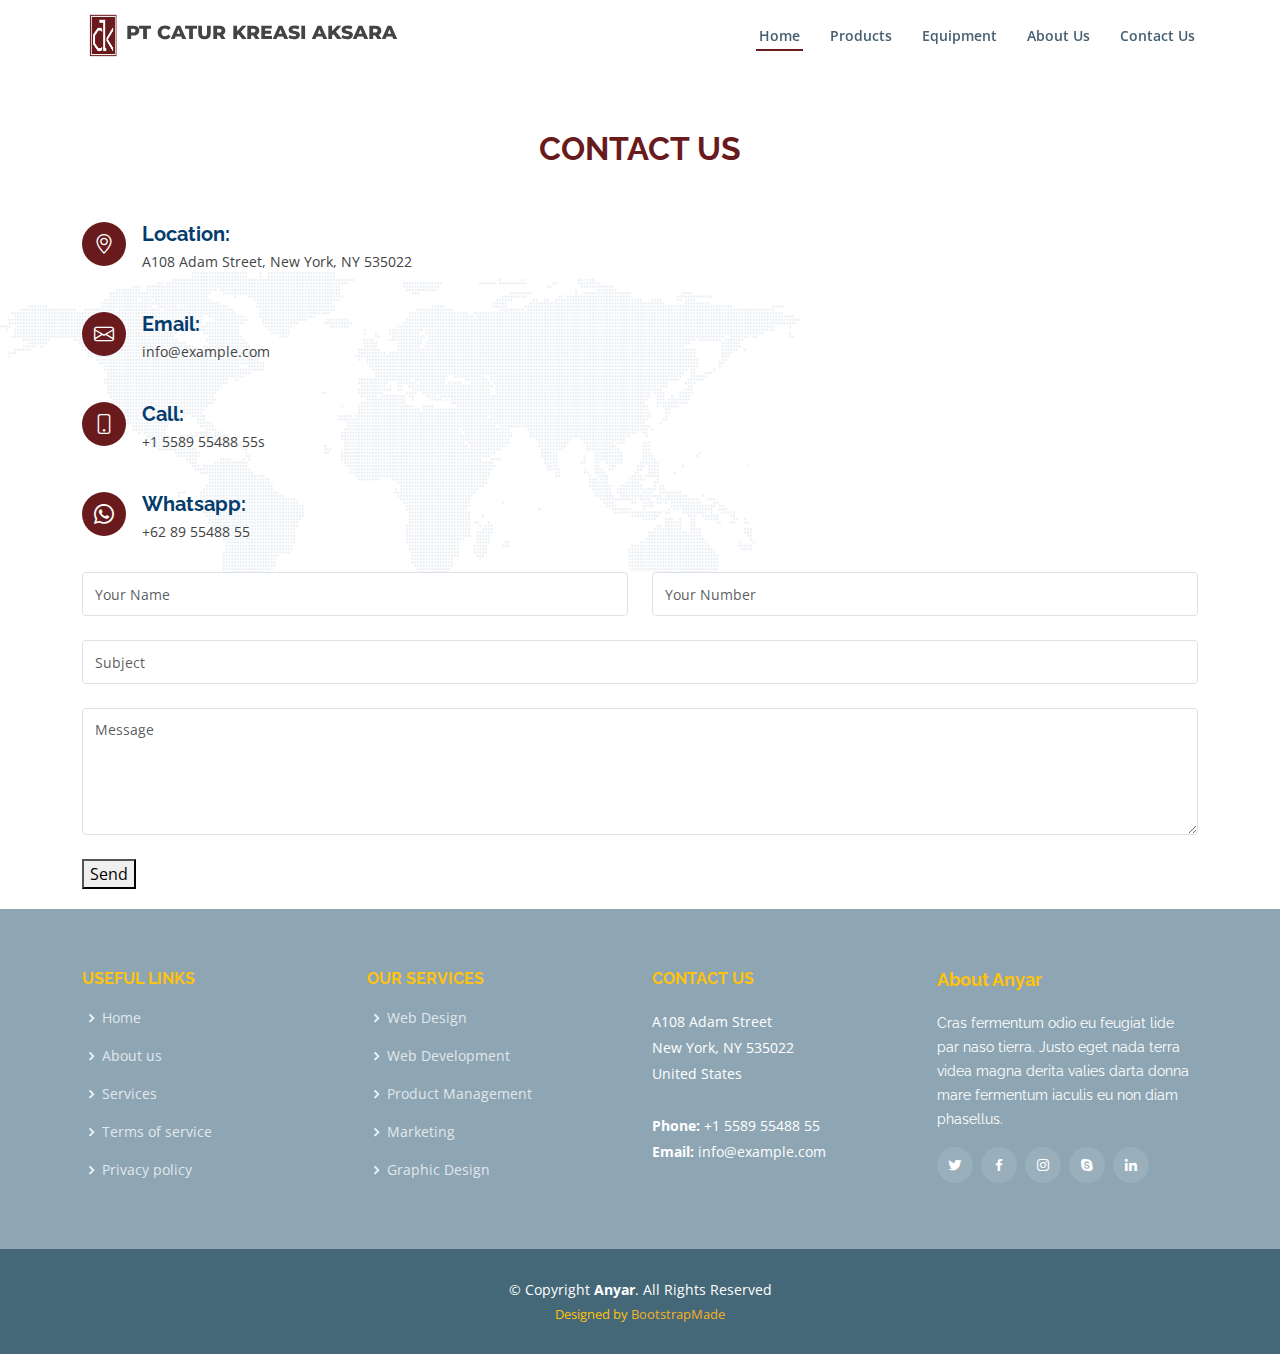
<file: contact.html>
<!DOCTYPE html>
<html lang="en">

<head>
  <meta charset="utf-8">
  <meta content="width=device-width, initial-scale=1.0" name="viewport">

  <title>Anyar Bootstrap Template - Index</title>

  <meta content="" name="description">
  <meta content="" name="keywords">

  <!-- Favicons -->
  <link href="assets/img/favicon.png" rel="icon">
  <link href="assets/img/apple-touch-icon.png" rel="apple-touch-icon">

  <!-- Google Fonts -->
  <link href="https://fonts.googleapis.com/css?family=Open+Sans:300,300i,400,400i,600,600i,700,700i|Raleway:300,300i,400,400i,500,500i,600,600i,700,700i|Poppins:300,300i,400,400i,500,500i,600,600i,700,700i" rel="stylesheet">

  <!-- Vendor CSS Files -->
  <link href="assets/vendor/animate.css/animate.min.css" rel="stylesheet">
  <link href="assets/vendor/aos/aos.css" rel="stylesheet">
  <link href="assets/vendor/bootstrap/css/bootstrap.min.css" rel="stylesheet">
  <link href="assets/vendor/bootstrap-icons/bootstrap-icons.css" rel="stylesheet">
  <link href="assets/vendor/boxicons/css/boxicons.min.css" rel="stylesheet">
  <link href="assets/vendor/glightbox/css/glightbox.min.css" rel="stylesheet">
  <link href="assets/vendor/remixicon/remixicon.css" rel="stylesheet">
  <link href="assets/vendor/swiper/swiper-bundle.min.css" rel="stylesheet">
  <link href="https://fonts.cdnfonts.com/css/elegant-2" rel="stylesheet">
  <link href='https://fonts.googleapis.com/css?family=Montserrat' rel='stylesheet'>


  <!-- Template Main CSS File -->
  <link href="assets/css/style.css" rel="stylesheet">

  <!-- =======================================================
  * Template Name: Anyar
  * Updated: May 30 2023 with Bootstrap v5.3.0
  * Template URL: https://bootstrapmade.com/anyar-free-multipurpose-one-page-bootstrap-theme/
  * Author: BootstrapMade.com
  * License: https://bootstrapmade.com/license/
  ======================================================== -->
</head>

<body>


  <!-- ======= Header ======= -->
  <header id="header" class="fixed-top d-flex align-items-center ">
    <div class="container d-flex align-items-center justify-content-between">
      <a class="navbar-brand" href="#"> <img src="./assets/Screenshot_2023-06-21_at_23.55.06-removebg-preview.png" alt="" style="height: auto; width: 100%; max-width: 40px;"> <span style="font-family: 'Montserrat'; font-weight: 1000; font-size: 19px;font-weight: 800;">PT CATUR KREASI AKSARA </span> </a>
      <nav id="navbar" class="navbar">
        <ul>
            <li><a class="nav-link scrollto active" href="./index.html">Home</a></li>
            <li><a class="nav-link scrollto " href="./product.html">Products</a></li>
            <li><a class="nav-link scrollto" href="./equipment.html">Equipment</a></li>
            <li><a class="nav-link scrollto" href="./about.html">About Us</a></li>
            <li><a class="nav-link scrollto" href="./contact.html">Contact Us</a></li>
        </ul>
        <i class="bi bi-list mobile-nav-toggle"></i>
      </nav>

    </div>
  </header>


  <main id="main">

    <section id="contact" class="contact" style="padding-top:130px ;">
        <div class="container" data-aos="fade-up">
  
          <div class="section-title">
            <h2>Contact Us</h2>
          </div>
  
          <div class="row mt-1 d-flex justify-content-end" data-aos="fade-right" data-aos-delay="100">
  
            <div class="col-lg-6">
              <div class="info">
                <div class="address">
                  <i class="bi bi-geo-alt"></i>
                  <h4>Location:</h4>
                  <p>A108 Adam Street, New York, NY 535022</p>
                </div>
  
                <div class="email">
                  <i class="bi bi-envelope"></i>
                  <h4>Email:</h4>
                  <p>info@example.com</p>
                </div>
  
                <div class="phone">
                  <i class="bi bi-phone"></i>
                  <h4>Call:</h4>
                  <p>+1 5589 55488 55s</p>
                </div>
  
                <div class="phone">
                  <i class="bi bi-whatsapp"></i>
                  <h4>Whatsapp:</h4>
                  <p>+62 89 55488 55</p>
                </div>
  
              </div>
  
            </div>
            <div class="col-lg-6 mt-4 mt-lg-0" >
              <div class="info" >
                <iframe style="border-radius: 10px; width: 100%; max-width: 680px; height: 320px;" src="https://www.google.com/maps/embed?pb=!1m18!1m12!1m3!1d3966.124124584734!2d106.94492587531228!3d-6.247369861172129!2m3!1f0!2f0!3f0!3m2!1i1024!2i768!4f13.1!3m3!1m2!1s0x2e698ce4cc0a6917%3A0xe1daf3b66ff07eec!2sPT.%20Catur%20Kreasi%20Aksara!5e0!3m2!1sen!2sid!4v1687587621939!5m2!1sen!2sid" width="600" height="450" style="border:0;" allowfullscreen="" loading="lazy" referrerpolicy="no-referrer-when-downgrade"></iframe>
              </div>
  
            </div>
  
            <div class="col-lg-12 mt-4 mt-lg-4" data-aos="fade-left" data-aos-delay="100">
  
              <form action="forms/contact.php" method="post" role="form" class="php-email-form">
                <div class="row">
                  <div class="col-md-6 form-group">
                    <input type="text" name="name" class="form-control" id="nameContact" placeholder="Your Name" required>
                  </div>
                  <div class="col-md-6 form-group mt-3 mt-md-0">
                    <input type="text" class="form-control" name="number" id="numberContact" placeholder="Your Number" required>
                  </div>
                </div>
                <div class="form-group mt-3">
                  <input type="text" class="form-control" name="subject" id="subjectContact" placeholder="Subject" required>
                </div>
                <div class="form-group mt-3">
                  <textarea id="messageContact" class="form-control" name="message" rows="5" placeholder="Message" required></textarea>
                </div>
                <div class="my-3">
                  <div class="loading">Loading</div>
                  <div class="error-message"></div>
                  <div class="sent-message">Your message has been sent. Thank you!</div>
                </div>
                <div class="text-left"> <button onclick="sendMail(); return false">Send</button></div>
              </form>
  
            </div>
  
          </div>
  
        </div>
      </section>
     
   
  </main>

  <footer id="footer">

   

    <div class="footer-top">
      <div class="container">
        <div class="row">

          <div class="col-lg-3 col-md-6 footer-links">
            <h4>Useful Links</h4>
            <ul>
              <li><i class="bx bx-chevron-right"></i> <a href="#">Home</a></li>
              <li><i class="bx bx-chevron-right"></i> <a href="#">About us</a></li>
              <li><i class="bx bx-chevron-right"></i> <a href="#">Services</a></li>
              <li><i class="bx bx-chevron-right"></i> <a href="#">Terms of service</a></li>
              <li><i class="bx bx-chevron-right"></i> <a href="#">Privacy policy</a></li>
            </ul>
          </div>

          <div class="col-lg-3 col-md-6 footer-links">
            <h4>Our Services</h4>
            <ul>
              <li><i class="bx bx-chevron-right"></i> <a href="#">Web Design</a></li>
              <li><i class="bx bx-chevron-right"></i> <a href="#">Web Development</a></li>
              <li><i class="bx bx-chevron-right"></i> <a href="#">Product Management</a></li>
              <li><i class="bx bx-chevron-right"></i> <a href="#">Marketing</a></li>
              <li><i class="bx bx-chevron-right"></i> <a href="#">Graphic Design</a></li>
            </ul>
          </div>

          <div class="col-lg-3 col-md-6 footer-contact">
            <h4>Contact Us</h4>
            <p>
              A108 Adam Street <br>
              New York, NY 535022<br>
              United States <br><br>
              <strong>Phone:</strong> +1 5589 55488 55<br>
              <strong>Email:</strong> info@example.com<br>
            </p>

          </div>

          <div class="col-lg-3 col-md-6 footer-info">
            <h3>About Anyar</h3>
            <p>Cras fermentum odio eu feugiat lide par naso tierra. Justo eget nada terra videa magna derita valies darta donna mare fermentum iaculis eu non diam phasellus.</p>
            <div class="social-links mt-3">
              <a href="#" class="twitter"><i class="bx bxl-twitter"></i></a>
              <a href="#" class="facebook"><i class="bx bxl-facebook"></i></a>
              <a href="#" class="instagram"><i class="bx bxl-instagram"></i></a>
              <a href="#" class="google-plus"><i class="bx bxl-skype"></i></a>
              <a href="#" class="linkedin"><i class="bx bxl-linkedin"></i></a>
            </div>
          </div>

        </div>
      </div>
    </div>

    <div class="container">
      <div class="copyright">
        &copy; Copyright <strong><span>Anyar</span></strong>. All Rights Reserved
      </div>
      <div class="credits">
        <!-- All the links in the footer should remain intact. -->
        <!-- You can delete the links only if you purchased the pro version. -->
        <!-- Licensing information: https://bootstrapmade.com/license/ -->
        <!-- Purchase the pro version with working PHP/AJAX contact form: https://bootstrapmade.com/anyar-free-multipurpose-one-page-bootstrap-theme/ -->
        Designed by <a href="https://bootstrapmade.com/">BootstrapMade</a>
      </div>
    </div>
  </footer>

  <div id="preloader"></div>
  <a href="https://wa.me/1234567890" class="back-to-top d-flex align-items-center justify-content-center"><i class="bi bi-whatsapp"></i></a>

  <!-- Vendor JS Files -->
  <script src="assets/vendor/aos/aos.js"></script>
  <script src="assets/vendor/bootstrap/js/bootstrap.bundle.min.js"></script>
  <script src="assets/vendor/glightbox/js/glightbox.min.js"></script>
  <script src="assets/vendor/isotope-layout/isotope.pkgd.min.js"></script>
  <script src="assets/vendor/swiper/swiper-bundle.min.js"></script>
  <script src="assets/vendor/php-email-form/validate.js"></script>

  <!-- Template Main JS File -->
  <script src="assets/js/main.js"></script>

</body>

</html>
</file>
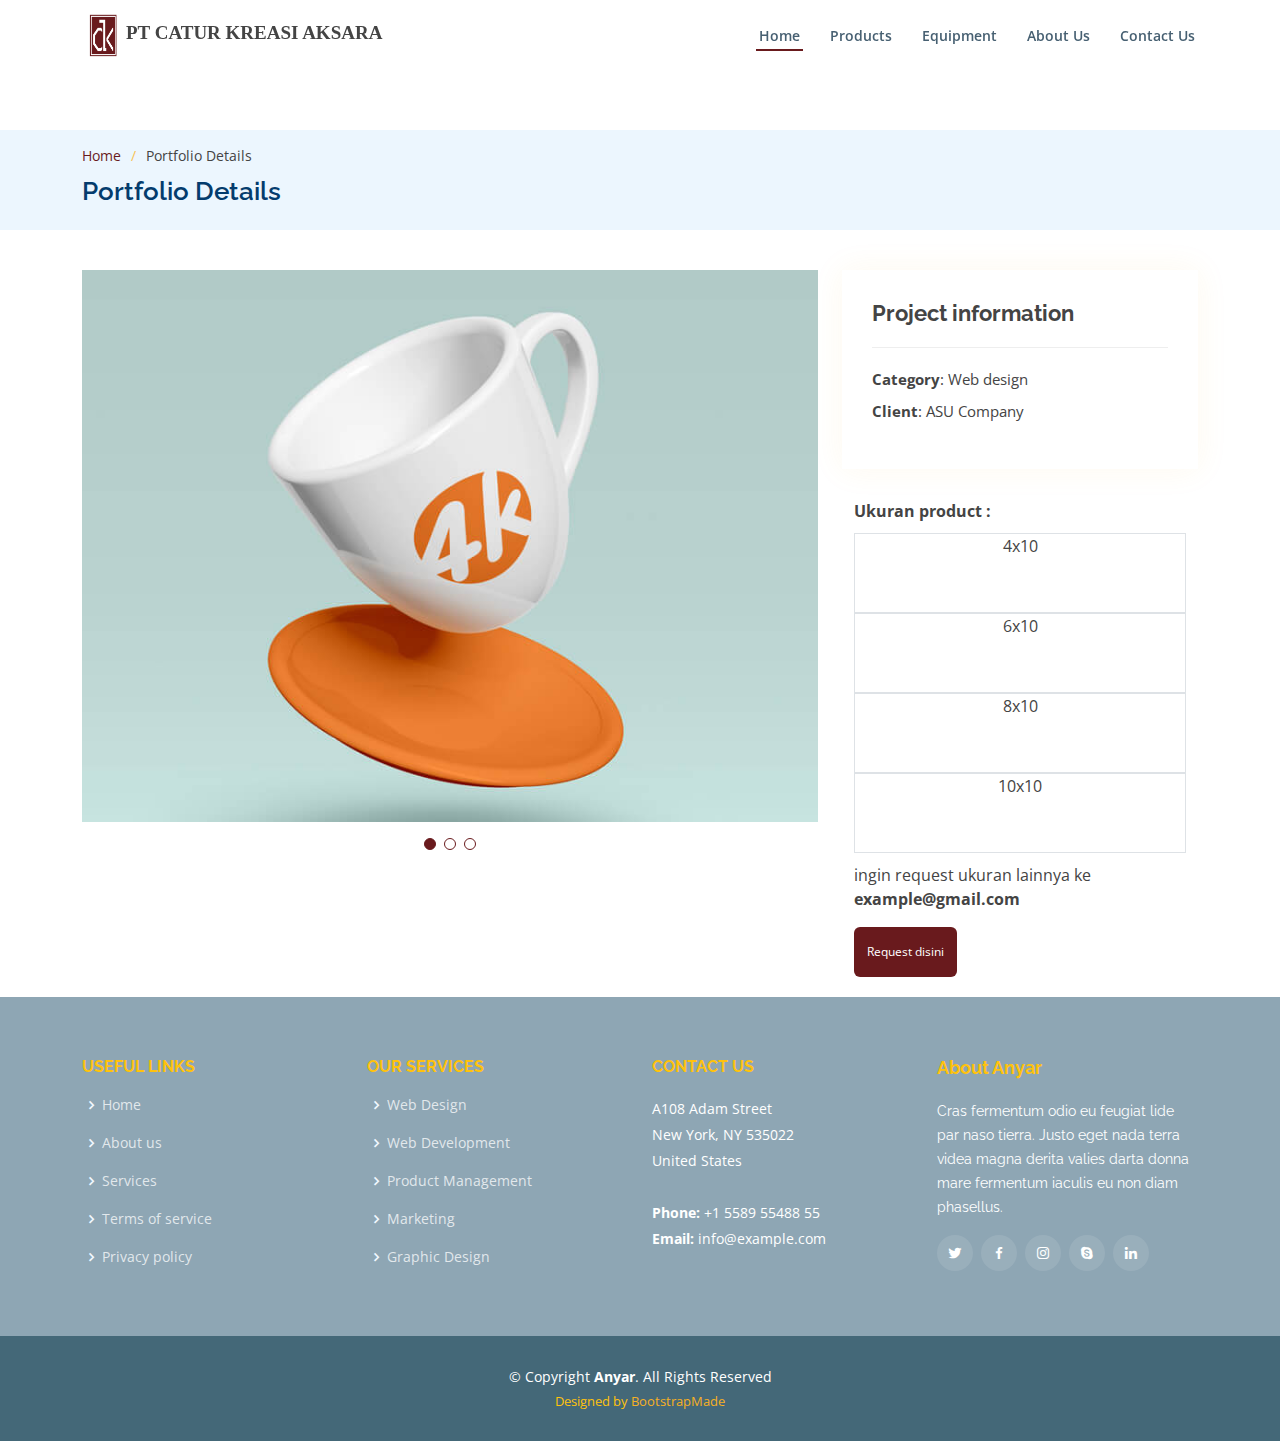
<file: portfolio-details.html>
<!DOCTYPE html>
<html lang="en">

<head>
  <meta charset="utf-8">
  <meta content="width=device-width, initial-scale=1.0" name="viewport">

  <title>Portfolio Details - Anyar Bootstrap Template</title>
  <meta content="" name="description">
  <meta content="" name="keywords">

  <!-- Favicons -->
  <link href="assets/img/favicon.png" rel="icon">
  <link href="assets/img/apple-touch-icon.png" rel="apple-touch-icon">

  <!-- Google Fonts -->
  <link href="https://fonts.googleapis.com/css?family=Open+Sans:300,300i,400,400i,600,600i,700,700i|Raleway:300,300i,400,400i,500,500i,600,600i,700,700i|Poppins:300,300i,400,400i,500,500i,600,600i,700,700i" rel="stylesheet">

  <!-- Vendor CSS Files -->
  <link href="assets/vendor/animate.css/animate.min.css" rel="stylesheet">
  <link href="assets/vendor/aos/aos.css" rel="stylesheet">
  <link href="assets/vendor/bootstrap/css/bootstrap.min.css" rel="stylesheet">
  <link href="assets/vendor/bootstrap-icons/bootstrap-icons.css" rel="stylesheet">
  <link href="assets/vendor/boxicons/css/boxicons.min.css" rel="stylesheet">
  <link href="assets/vendor/glightbox/css/glightbox.min.css" rel="stylesheet">
  <link href="assets/vendor/remixicon/remixicon.css" rel="stylesheet">
  <link href="assets/vendor/swiper/swiper-bundle.min.css" rel="stylesheet">

  <!-- Template Main CSS File -->
  <link href="assets/css/style.css" rel="stylesheet">

  <!-- =======================================================
  * Template Name: Anyar
  * Updated: May 30 2023 with Bootstrap v5.3.0
  * Template URL: https://bootstrapmade.com/anyar-free-multipurpose-one-page-bootstrap-theme/
  * Author: BootstrapMade.com
  * License: https://bootstrapmade.com/license/
  ======================================================== -->
</head>

<body>

  <!-- ======= Top Bar ======= -->
  <!-- <div id="topbar" class="fixed-top d-flex align-items-center topbar-inner-pages">
    <div class="container d-flex align-items-center justify-content-center justify-content-md-between">
      <div class="contact-info d-flex align-items-center">
        <i class="bi bi-envelope-fill"></i><a href="mailto:contact@example.com">info@example.com</a>
        <i class="bi bi-phone-fill phone-icon"></i> +1 5589 55488 55
      </div>
      <div class="cta d-none d-md-block">
        <a href="#about" class="scrollto">Get Started</a>
      </div>
    </div>
  </div> -->

  <!-- ======= Header ======= -->
  <header id="header" class="fixed-top d-flex align-items-center ">
    <div class="container d-flex align-items-center justify-content-between">
      <a class="navbar-brand" href="#"> <img src="./assets/Screenshot_2023-06-21_at_23.55.06-removebg-preview.png" alt="" style="height: auto; width: 100%; max-width: 40px;"> <span style="font-family: 'Montserrat'; font-weight: 1000; font-size: 19px;font-weight: 800;">PT CATUR KREASI AKSARA </span> </a>
      <nav id="navbar" class="navbar">
        <ul>
          <li><a class="nav-link scrollto active" href="#hero">Home</a></li>
          <li><a class="nav-link scrollto " href="#portfolio">Products</a></li>
          <li><a class="nav-link scrollto" href="#services">Equipment</a></li>
          <li><a class="nav-link scrollto" href="#services">About Us</a></li>
          <li><a class="nav-link scrollto" href="#contact">Contact Us</a></li>
        </ul>
        <i class="bi bi-list mobile-nav-toggle"></i>
      </nav>

    </div>
  </header>

  <main id="main">

    <!-- ======= Breadcrumbs ======= -->
    <section id="breadcrumbs" class="breadcrumbs">
      <div class="container">

        <ol>
          <li><a href="index.html">Home</a></li>
          <li>Portfolio Details</li>
        </ol>
        <h2>Portfolio Details</h2>

      </div>
    </section><!-- End Breadcrumbs -->

    <!-- ======= Portfolio Details Section ======= -->
    <section id="portfolio-details" class="portfolio-details">
      <div class="container">

        <div class="row gy-4">

          <div class="col-lg-8">
            <div class="portfolio-details-slider swiper">
              <div class="swiper-wrapper align-items-center">

                <div class="swiper-slide">
                  <img src="assets/img/portfolio/portfolio-1.jpg" alt="">
                </div>

                <div class="swiper-slide">
                  <img src="assets/img/portfolio/portfolio-2.jpg" alt="">
                </div>

                <div class="swiper-slide">
                  <img src="assets/img/portfolio/portfolio-3.jpg" alt="">
                </div>

              </div>
              <div class="swiper-pagination"></div>
            </div>
          </div>

          <div class="col-lg-4">
            <div class="portfolio-info">
              <h3>Project information</h3>
              <ul>
                <li><strong>Category</strong>: Web design</li>
                <li><strong>Client</strong>: ASU Company</li>
              </ul>
            </div>
            <div class="portfolio-description" >
              <div class="container">
                <b> Ukuran product : </b>
                <div class="col-lg-12 " style="margin: auto; padding-top: 10px;">
                  <div class="column text-center" style="margin-bottom: 10px;">
                    <div class="col-lg-12 col-md-8 col-sm-8 border text-center" style="height: 80px;">
                      4x10
                    </div>
                    <div class="col-lg-12 col-md-8 col-sm-8 border"  style="height: 80px;">
                      6x10
                    </div>
                    <div class="col-lg-12 col-md-8 col-sm-8 border"  style="height: 80px;">
                      8x10
                    </div>
                    <div class="col-lg-12 col-md-8 col-sm-8 border"  style="height: 80px;">
                      10x10
                    </div>
                  </div>

                  <p>ingin request ukuran lainnya ke <b>example@gmail.com</b></p>
                  <!-- Button trigger modal -->
                  <button href="" type="button" id="requestUkuran" class="btn" data-bs-toggle="modal" data-bs-target="#exampleModal" style="background-color: #691a1d; color: white; width: auto; height: 50px; font-size: 12px;">
                   <span> Request disini</span>
                  </button>

                  <!-- Modal -->
                  <div class="modal fade" id="exampleModal" tabindex="-1" aria-labelledby="exampleModalLabel" aria-hidden="true">
                    <div class="modal-dialog">
                      <div class="modal-content">
                        <div class="modal-header">
                          <h5 class="modal-title" id="exampleModalLabel">Notification</h5>
                          <button type="button" class="btn-close" data-bs-dismiss="modal" aria-label="Close"></button>
                        </div>
                        <div class="modal-body">
                          ...
                        </div>
                        <div class="modal-footer">
                          <button type="button" class="btn btn-secondary" data-bs-dismiss="modal">Cancel</button>
                          <button type="button" class="btn" style="background-color: #691a1d; color: aliceblue;">Request</button>
                        </div>
                      </div>
                    </div>
                  </div>
                </div>
              </div>
            </div>
          </div>

        </div>

      </div>
    </section><!-- End Portfolio Details Section -->

  </main><!-- End #main -->

  <!-- ======= Footer ======= -->
  <footer id="footer">

    <!-- <div class="footer-newsletter">
      <div class="container">
        <div class="row">
          <div class="col-lg-6">
            <h4>Our Newsletter</h4>
            <p>Tamen quem nulla quae legam multos aute sint culpa legam noster magna</p>
          </div>
          <div class="col-lg-6">
            <form action="" method="post">
              <input type="email" name="email"><input type="submit" value="Subscribe">
            </form>
          </div>
        </div>
      </div>
    </div> -->

    <div class="footer-top">
      <div class="container">
        <div class="row">

          <div class="col-lg-3 col-md-6 footer-links">
            <h4>Useful Links</h4>
            <ul>
              <li><i class="bx bx-chevron-right"></i> <a href="#">Home</a></li>
              <li><i class="bx bx-chevron-right"></i> <a href="#">About us</a></li>
              <li><i class="bx bx-chevron-right"></i> <a href="#">Services</a></li>
              <li><i class="bx bx-chevron-right"></i> <a href="#">Terms of service</a></li>
              <li><i class="bx bx-chevron-right"></i> <a href="#">Privacy policy</a></li>
            </ul>
          </div>

          <div class="col-lg-3 col-md-6 footer-links">
            <h4>Our Services</h4>
            <ul>
              <li><i class="bx bx-chevron-right"></i> <a href="#">Web Design</a></li>
              <li><i class="bx bx-chevron-right"></i> <a href="#">Web Development</a></li>
              <li><i class="bx bx-chevron-right"></i> <a href="#">Product Management</a></li>
              <li><i class="bx bx-chevron-right"></i> <a href="#">Marketing</a></li>
              <li><i class="bx bx-chevron-right"></i> <a href="#">Graphic Design</a></li>
            </ul>
          </div>

          <div class="col-lg-3 col-md-6 footer-contact">
            <h4>Contact Us</h4>
            <p>
              A108 Adam Street <br>
              New York, NY 535022<br>
              United States <br><br>
              <strong>Phone:</strong> +1 5589 55488 55<br>
              <strong>Email:</strong> info@example.com<br>
            </p>

          </div>

          <div class="col-lg-3 col-md-6 footer-info">
            <h3>About Anyar</h3>
            <p>Cras fermentum odio eu feugiat lide par naso tierra. Justo eget nada terra videa magna derita valies darta donna mare fermentum iaculis eu non diam phasellus.</p>
            <div class="social-links mt-3">
              <a href="#" class="twitter"><i class="bx bxl-twitter"></i></a>
              <a href="#" class="facebook"><i class="bx bxl-facebook"></i></a>
              <a href="#" class="instagram"><i class="bx bxl-instagram"></i></a>
              <a href="#" class="google-plus"><i class="bx bxl-skype"></i></a>
              <a href="#" class="linkedin"><i class="bx bxl-linkedin"></i></a>
            </div>
          </div>

        </div>
      </div>
    </div>

    <div class="container">
      <div class="copyright">
        &copy; Copyright <strong><span>Anyar</span></strong>. All Rights Reserved
      </div>
      <div class="credits">
        <!-- All the links in the footer should remain intact. -->
        <!-- You can delete the links only if you purchased the pro version. -->
        <!-- Licensing information: https://bootstrapmade.com/license/ -->
        <!-- Purchase the pro version with working PHP/AJAX contact form: https://bootstrapmade.com/anyar-free-multipurpose-one-page-bootstrap-theme/ -->
        Designed by <a href="https://bootstrapmade.com/">BootstrapMade</a>
      </div>
    </div>
  </footer><!-- End Footer -->

  <div id="preloader"></div>
  <a href="#" class="back-to-top d-flex align-items-center justify-content-center"><i class="bi bi-arrow-up-short"></i></a>

  <!-- Vendor JS Files -->
  <script src="assets/vendor/aos/aos.js"></script>
  <script src="assets/vendor/bootstrap/js/bootstrap.bundle.min.js"></script>
  <script src="assets/vendor/glightbox/js/glightbox.min.js"></script>
  <script src="assets/vendor/isotope-layout/isotope.pkgd.min.js"></script>
  <script src="assets/vendor/swiper/swiper-bundle.min.js"></script>
  <script src="assets/vendor/php-email-form/validate.js"></script>

  <!-- Template Main JS File -->
  <script src="assets/js/main.js"></script>

</body>

</html>
</file>
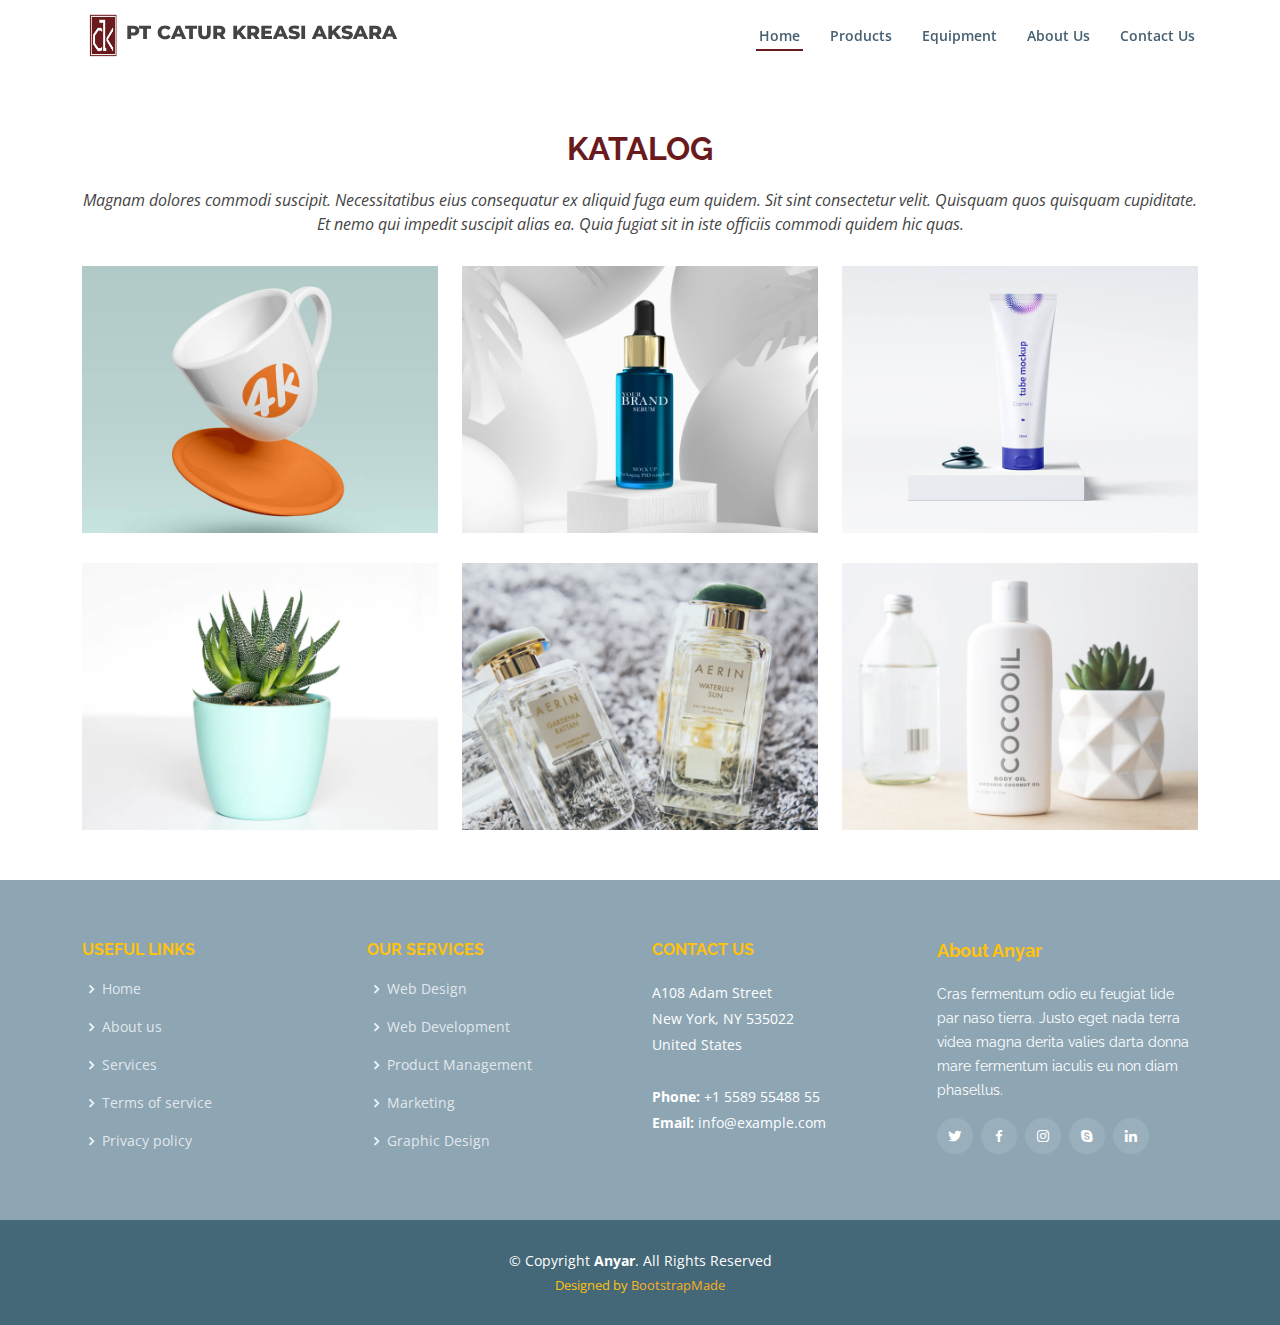
<file: product.html>
<!DOCTYPE html>
<html lang="en">

<head>
  <meta charset="utf-8">
  <meta content="width=device-width, initial-scale=1.0" name="viewport">

  <title>Anyar Bootstrap Template - Index</title>

  <meta content="" name="description">
  <meta content="" name="keywords">

  <!-- Favicons -->
  <link href="assets/img/favicon.png" rel="icon">
  <link href="assets/img/apple-touch-icon.png" rel="apple-touch-icon">

  <!-- Google Fonts -->
  <link href="https://fonts.googleapis.com/css?family=Open+Sans:300,300i,400,400i,600,600i,700,700i|Raleway:300,300i,400,400i,500,500i,600,600i,700,700i|Poppins:300,300i,400,400i,500,500i,600,600i,700,700i" rel="stylesheet">

  <!-- Vendor CSS Files -->
  <link href="assets/vendor/animate.css/animate.min.css" rel="stylesheet">
  <link href="assets/vendor/aos/aos.css" rel="stylesheet">
  <link href="assets/vendor/bootstrap/css/bootstrap.min.css" rel="stylesheet">
  <link href="assets/vendor/bootstrap-icons/bootstrap-icons.css" rel="stylesheet">
  <link href="assets/vendor/boxicons/css/boxicons.min.css" rel="stylesheet">
  <link href="assets/vendor/glightbox/css/glightbox.min.css" rel="stylesheet">
  <link href="assets/vendor/remixicon/remixicon.css" rel="stylesheet">
  <link href="assets/vendor/swiper/swiper-bundle.min.css" rel="stylesheet">
  <link href="https://fonts.cdnfonts.com/css/elegant-2" rel="stylesheet">
  <link href='https://fonts.googleapis.com/css?family=Montserrat' rel='stylesheet'>


  <!-- Template Main CSS File -->
  <link href="assets/css/style.css" rel="stylesheet">

  <!-- =======================================================
  * Template Name: Anyar
  * Updated: May 30 2023 with Bootstrap v5.3.0
  * Template URL: https://bootstrapmade.com/anyar-free-multipurpose-one-page-bootstrap-theme/
  * Author: BootstrapMade.com
  * License: https://bootstrapmade.com/license/
  ======================================================== -->
</head>

<body>


  <!-- ======= Header ======= -->
  <header id="header" class="fixed-top d-flex align-items-center ">
    <div class="container d-flex align-items-center justify-content-between">
      <a class="navbar-brand" href="#"> <img src="./assets/Screenshot_2023-06-21_at_23.55.06-removebg-preview.png" alt="" style="height: auto; width: 100%; max-width: 40px;"> <span style="font-family: 'Montserrat'; font-weight: 1000; font-size: 19px;font-weight: 800;">PT CATUR KREASI AKSARA </span> </a>
      <nav id="navbar" class="navbar">
        <ul>
            <li><a class="nav-link scrollto active" href="#hero">Home</a></li>
            <li><a class="nav-link scrollto " href="./product.html">Products</a></li>
            <li><a class="nav-link scrollto" href="./equipment.html">Equipment</a></li>
            <li><a class="nav-link scrollto" href="./about.html">About Us</a></li>
            <li><a class="nav-link scrollto" href="./contact.html">Contact Us</a></li>
        </ul>
        <i class="bi bi-list mobile-nav-toggle"></i>
      </nav>

    </div>
  </header>


  <main id="main">

        <section id="portfolio" class="portfoio" style="padding-top: 130px;">
          <div class="container" data-aos="fade-up">
    
            <div class="section-title">
              <h2>KATALOG</h2>
              <p>Magnam dolores commodi suscipit. Necessitatibus eius consequatur ex aliquid fuga eum quidem. Sit sint consectetur velit. Quisquam quos quisquam cupiditate. Et nemo qui impedit suscipit alias ea. Quia fugiat sit in iste officiis commodi quidem hic quas.</p>
            </div>
<!--     
            <div class="row">
              <div class="col-lg-12 d-flex justify-content-center">
                <ul id="portfolio-flters">
                  <li data-filter="*" class="filter-active">All</li>
                  <li data-filter=".filter-app">App</li>
                  <li data-filter=".filter-card">Card</li>
                  <li data-filter=".filter-web">Web</li>
                </ul>
              </div>
            </div> -->
    
            <div class="row portfolio-container">
    
              <div class="col-lg-4 col-md-6 col-6 col-6 portfolio-item filter-app">
                <img src="assets/img/portfolio/portfolio-1.jpg" class="img-fluid" alt="">
                <div class="portfolio-info">
                  <h4>App 1</h4>
                  <p>App</p>
                  <a href="assets/img/portfolio/portfolio-1.jpg" data-gallery="portfolioGallery" class="portfolio-lightbox preview-link" title="App 1"><i class="bx bx-plus"></i></a>
                  <a href="portfolio-details.html" class="details-link" title="More Details"><i class="bx bx-link"></i></a>
                </div>
              </div>
    
              <div class="col-lg-4 col-md-6 col-6 portfolio-item filter-web">
                <img src="assets/img/portfolio/portfolio-2.jpg" class="img-fluid" alt="">
                <div class="portfolio-info">
                  <h4>Web 3</h4>
                  <p>Web</p>
                  <a href="assets/img/portfolio/portfolio-2.jpg" data-gallery="portfolioGallery" class="portfolio-lightbox preview-link" title="Web 3"><i class="bx bx-plus"></i></a>
                  <a href="portfolio-details.html" class="details-link" title="More Details"><i class="bx bx-link"></i></a>
                </div>
              </div>
    
              <div class="col-lg-4 col-md-6 col-6 portfolio-item filter-app">
                <img src="assets/img/portfolio/portfolio-3.jpg" class="img-fluid" alt="">
                <div class="portfolio-info">
                  <h4>App 2</h4>
                  <p>App</p>
                  <a href="assets/img/portfolio/portfolio-3.jpg" data-gallery="portfolioGallery" class="portfolio-lightbox preview-link" title="App 2"><i class="bx bx-plus"></i></a>
                  <a href="portfolio-details.html" class="details-link" title="More Details"><i class="bx bx-link"></i></a>
                </div>
              </div>
    
              <div class="col-lg-4 col-md-6 col-6 portfolio-item filter-card">
                <img src="assets/img/portfolio/portfolio-4.jpg" class="img-fluid" alt="">
                <div class="portfolio-info">
                  <h4>Card 2</h4>
                  <p>Card</p>
                  <a href="assets/img/portfolio/portfolio-4.jpg" data-gallery="portfolioGallery" class="portfolio-lightbox preview-link" title="Card 2"><i class="bx bx-plus"></i></a>
                  <a href="portfolio-details.html" class="details-link" title="More Details"><i class="bx bx-link"></i></a>
                </div>
              </div>
    
              <div class="col-lg-4 col-md-6 col-6 portfolio-item filter-web">
                <img src="assets/img/portfolio/portfolio-5.jpg" class="img-fluid" alt="">
                <div class="portfolio-info">
                  <h4>Web 2</h4>
                  <p>Web</p>
                  <a href="assets/img/portfolio/portfolio-5.jpg" data-gallery="portfolioGallery" class="portfolio-lightbox preview-link" title="Web 2"><i class="bx bx-plus"></i></a>
                  <a href="portfolio-details.html" class="details-link" title="More Details"><i class="bx bx-link"></i></a>
                </div>
              </div>
    
              <div class="col-lg-4 col-md-6 col-6 portfolio-item filter-app">
                <img src="assets/img/portfolio/portfolio-6.jpg" class="img-fluid" alt="">
                <div class="portfolio-info">
                  <h4>App 3</h4>
                  <p>App</p>
                  <a href="assets/img/portfolio/portfolio-6.jpg" data-gallery="portfolioGallery" class="portfolio-lightbox preview-link" title="App 3"><i class="bx bx-plus"></i></a>
                  <a href="portfolio-details.html" class="details-link" title="More Details"><i class="bx bx-link"></i></a>
                </div>
              </div>

            </div>
    
          </div>
        </section>

  </main>

  <footer id="footer">

   

    <div class="footer-top">
      <div class="container">
        <div class="row">

          <div class="col-lg-3 col-md-6 footer-links">
            <h4>Useful Links</h4>
            <ul>
              <li><i class="bx bx-chevron-right"></i> <a href="#">Home</a></li>
              <li><i class="bx bx-chevron-right"></i> <a href="#">About us</a></li>
              <li><i class="bx bx-chevron-right"></i> <a href="#">Services</a></li>
              <li><i class="bx bx-chevron-right"></i> <a href="#">Terms of service</a></li>
              <li><i class="bx bx-chevron-right"></i> <a href="#">Privacy policy</a></li>
            </ul>
          </div>

          <div class="col-lg-3 col-md-6 footer-links">
            <h4>Our Services</h4>
            <ul>
              <li><i class="bx bx-chevron-right"></i> <a href="#">Web Design</a></li>
              <li><i class="bx bx-chevron-right"></i> <a href="#">Web Development</a></li>
              <li><i class="bx bx-chevron-right"></i> <a href="#">Product Management</a></li>
              <li><i class="bx bx-chevron-right"></i> <a href="#">Marketing</a></li>
              <li><i class="bx bx-chevron-right"></i> <a href="#">Graphic Design</a></li>
            </ul>
          </div>

          <div class="col-lg-3 col-md-6 footer-contact">
            <h4>Contact Us</h4>
            <p>
              A108 Adam Street <br>
              New York, NY 535022<br>
              United States <br><br>
              <strong>Phone:</strong> +1 5589 55488 55<br>
              <strong>Email:</strong> info@example.com<br>
            </p>

          </div>

          <div class="col-lg-3 col-md-6 footer-info">
            <h3>About Anyar</h3>
            <p>Cras fermentum odio eu feugiat lide par naso tierra. Justo eget nada terra videa magna derita valies darta donna mare fermentum iaculis eu non diam phasellus.</p>
            <div class="social-links mt-3">
              <a href="#" class="twitter"><i class="bx bxl-twitter"></i></a>
              <a href="#" class="facebook"><i class="bx bxl-facebook"></i></a>
              <a href="#" class="instagram"><i class="bx bxl-instagram"></i></a>
              <a href="#" class="google-plus"><i class="bx bxl-skype"></i></a>
              <a href="#" class="linkedin"><i class="bx bxl-linkedin"></i></a>
            </div>
          </div>

        </div>
      </div>
    </div>

    <div class="container">
      <div class="copyright">
        &copy; Copyright <strong><span>Anyar</span></strong>. All Rights Reserved
      </div>
      <div class="credits">
        <!-- All the links in the footer should remain intact. -->
        <!-- You can delete the links only if you purchased the pro version. -->
        <!-- Licensing information: https://bootstrapmade.com/license/ -->
        <!-- Purchase the pro version with working PHP/AJAX contact form: https://bootstrapmade.com/anyar-free-multipurpose-one-page-bootstrap-theme/ -->
        Designed by <a href="https://bootstrapmade.com/">BootstrapMade</a>
      </div>
    </div>
  </footer>

  <div id="preloader"></div>
  <a href="https://wa.me/1234567890" class="back-to-top d-flex align-items-center justify-content-center"><i class="bi bi-whatsapp"></i></a>

  <!-- Vendor JS Files -->
  <script src="assets/vendor/aos/aos.js"></script>
  <script src="assets/vendor/bootstrap/js/bootstrap.bundle.min.js"></script>
  <script src="assets/vendor/glightbox/js/glightbox.min.js"></script>
  <script src="assets/vendor/isotope-layout/isotope.pkgd.min.js"></script>
  <script src="assets/vendor/swiper/swiper-bundle.min.js"></script>
  <script src="assets/vendor/php-email-form/validate.js"></script>

  <!-- Template Main JS File -->
  <script src="assets/js/main.js"></script>

</body>

</html>
</file>
<file: assets/css/style.css>
/**
* Template Name: Anyar
* Updated: May 30 2023 with Bootstrap v5.3.0
* Template URL: https://bootstrapmade.com/anyar-free-multipurpose-one-page-bootstrap-theme/
* Author: BootstrapMade.com
* License: https://bootstrapmade.com/license/
*/

/*--------------------------------------------------------------
# General
--------------------------------------------------------------*/
body {
  font-family: "Open Sans", sans-serif;
  color: #444444;
}

a {
  text-decoration: none;
  color: #691a1d;
}

a:hover {
  color: #2b99f8;
  text-decoration: none;
}

h1,
h2,
h3,
h4,
h5,
h6 {
  font-family: "Raleway", sans-serif;
}

/*--------------------------------------------------------------
# Back to top button
--------------------------------------------------------------*/
.back-to-top {
  position: fixed;
  visibility: hidden;
  opacity: 0;
  right: 15px;
  bottom: 15px;
  z-index: 996;
  background: #691a1d;
  width: 60px;
  height: 60px;
  border-radius: 50px;
  transition: all 0.4s;
}

.back-to-top i {
  font-size: 28px;
  color: #fff;
  line-height: 0;
}

.back-to-top:hover {
  background: #691a1d;
  color: #fff;
}

.back-to-top.active {
  visibility: visible;
  opacity: 1;
}

/*--------------------------------------------------------------
# Preloader
--------------------------------------------------------------*/
#preloader {
  position: fixed;
  top: 0;
  left: 0;
  right: 0;
  bottom: 0;
  z-index: 9999;
  overflow: hidden;
  background: #fff;
}

#preloader:before {
  content: "";
  position: fixed;
  top: calc(50% - 30px);
  left: calc(50% - 30px);
  border: 6px solid #691a1d;
  border-top-color: #fff;
  border-radius: 50%;
  width: 60px;
  height: 60px;
  animation: animate-preloader 1s linear infinite;
}

@keyframes animate-preloader {
  0% {
    transform: rotate(0deg);
  }

  100% {
    transform: rotate(360deg);
  }
}

/*--------------------------------------------------------------
# Disable aos animation delay on mobile devices
--------------------------------------------------------------*/
@media screen and (max-width: 768px) {
  [data-aos-delay] {
    transition-delay: 0 !important;
  }
}

/*--------------------------------------------------------------
# Top Bar
--------------------------------------------------------------*/
#topbar {
  height: 60px;
  padding: 0;
  font-size: 14px;
  transition: all 0.5s;
  overflow: hidden;
  color: rgba(255, 255, 255, 0.8);
  z-index: 996;
}

#topbar.topbar-scrolled {
  top: -60px;
}

#topbar .contact-info a {
  line-height: 0;
  color: rgba(255, 255, 255, 0.8);
  transition: 0.3s;
}

#topbar .contact-info a:hover {
  text-decoration: underline;
}

#topbar .contact-info i {
  color: #f6b024;
  line-height: 0;
  margin-right: 5px;
}

#topbar .contact-info .phone-icon {
  margin-left: 15px;
}

#topbar .cta {
  background: transparent;
}

#topbar .cta a {
  color: #fff;
  background: #f6b024;
  padding: 6px 24px 8px 24px;
  display: inline-block;
  transition: 0.3s;
  border-radius: 50px;
}

#topbar .cta a:hover {
  background: #f1a40a;
}

/*--------------------------------------------------------------
# Header
--------------------------------------------------------------*/
#header {
  background: transparent;
  transition: all 0.5s;
  z-index: 997;
  height: 70px;
  /* top: 60px; */
}

#header.header-scrolled {
  background: #F2B6A0;
  top: 0;
}

#header .logo {
  font-size: 30px;
  margin: 0;
  padding: 0;
  line-height: 1;
  font-weight: 400;
  letter-spacing: 2px;
  text-transform: uppercase;
}

#header .logo a {
  color: #fff;
}

#header .logo img {
  max-height: 40px;
}

/* .header-inner-pages {
  background: rgba(5, 87, 158, 0.9) !important;
} */
/* 
.topbar-inner-pages {
  background: rgba(6, 98, 178, 0.9) !important;
} */

/*--------------------------------------------------------------
# Navigation Menu
--------------------------------------------------------------*/
/**
* Desktop Navigation 
*/
.navbar {
  padding: 0;
}

.navbar ul {
  margin: 0;
  padding: 0;
  display: flex;
  list-style: none;
  align-items: center;
}

.navbar li {
  position: relative;
}

.navbar>ul>li {
  position: relative;
  white-space: nowrap;
  padding: 10px 0 10px 24px;
}

.navbar a,
.navbar a:focus {
  display: flex;
  font-weight: 600;
  align-items: center;
  justify-content: space-between;
  padding: 0 3px;
  font-size: 14px;
  color: #476072;
  white-space: nowrap;
  transition: 0.3s;
  position: relative;
}

.navbar a i,
.navbar a:focus i {
  font-size: 12px;
  line-height: 0;
  margin-left: 5px;
}

.navbar>ul>li>a:before {
  content: "";
  position: absolute;
  width: 100%;
  height: 2px;
  bottom: -5px;
  left: 0;
  background-color: #691a1d;
  visibility: hidden;
  width: 0px;
  transition: all 0.3s ease-in-out 0s;
}

.navbar a:hover:before,
.navbar li:hover>a:before,
.navbar .active:before {
  visibility: visible;
  width: 100%;
}

/* .navbar a:hover,
.navbar .active,
.navbar .active:focus,
.navbar li:hover>a {
  color: #E1D4BB;
} */

.navbar .dropdown ul {
  display: block;
  position: absolute;
  left: 14px;
  top: calc(100% + 30px);
  margin: 0;
  padding: 10px 0;
  z-index: 99;
  opacity: 0;
  visibility: hidden;
  background: #fff;
  box-shadow: 0px 0px 30px rgba(127, 137, 161, 0.25);
  transition: 0.3s;
  border-radius: 8px;
}

.navbar .dropdown ul li {
  min-width: 200px;
}

.navbar .dropdown ul a {
  padding: 10px 20px;
  font-size: 14px;
  font-weight: 500;
  text-transform: none;
  color: #032e54;
}

.navbar .dropdown ul a i {
  font-size: 12px;
}

.navbar .dropdown ul a:hover,
.navbar .dropdown ul .active:hover,
.navbar .dropdown ul li:hover>a {
  color: #691a1d;
}

.navbar .dropdown:hover>ul {
  opacity: 1;
  top: 100%;
  visibility: visible;
}

.navbar .dropdown .dropdown ul {
  top: 0;
  left: calc(100% - 30px);
  visibility: hidden;
}

.navbar .dropdown .dropdown:hover>ul {
  opacity: 1;
  top: 0;
  left: 100%;
  visibility: visible;
}

@media (max-width: 1366px) {
  .navbar .dropdown .dropdown ul {
    left: -90%;
  }

  .navbar .dropdown .dropdown:hover>ul {
    left: -100%;
  }
}

/**
* Mobile Navigation 
*/
.mobile-nav-toggle {
  color: black;
  margin-left: 15px;
  font-size: 25px;
  cursor: pointer;
  display: none;
  line-height: 0;
  transition: 0.5s;
  -webkit-transition: 0.5s;
  -moz-transition: 0.5s;
  -ms-transition: 0.5s;
  -o-transition: 0.5s;
}

.mobile-nav-toggle.bi-x {
  color: #f6b024;
}

@media (max-width: 991px) {
  .mobile-nav-toggle {
    display: block;
  }

  .navbar ul {
    display: none;
  }
}

.navbar-mobile {
  position: fixed;
  overflow: hidden;
  top: 0;
  right: 0;
  left: 0;
  bottom: 0;
  background: #691a1d;
  transition: 0.3s;
  z-index: 999;
}

.navbar-mobile .mobile-nav-toggle {
  position: absolute;
  top: 15px;
  right: 15px;
}

.navbar-mobile ul {
  display: block;
  position: absolute;
  top: 55px;
  right: 15px;
  bottom: 15px;
  left: 15px;
  padding: 10px 0;
  border-radius: 10px;
  background-color: #fff;
  overflow-y: auto;
  transition: 0.3s;
}

.navbar-mobile>ul>li {
  padding: 0;
}

.navbar-mobile a,
.navbar-mobile a:focus {
  padding: 10px 20px;
  font-size: 15px;
  color: #0665b7;
}

.navbar-mobile a:hover:before,
.navbar-mobile li:hover>a:before,
.navbar-mobile .active:before {
  visibility: hidden;
}

.navbar-mobile a:hover,
.navbar-mobile .active,
.navbar-mobile li:hover>a {
  color: #f6b024;
}

.navbar-mobile .getstarted,
.navbar-mobile .getstarted:focus {
  margin: 15px;
}

.navbar-mobile .dropdown ul {
  position: static;
  display: none;
  margin: 10px 20px;
  padding: 10px 0;
  z-index: 99;
  opacity: 1;
  visibility: visible;
  background: #fff;
  box-shadow: 0px 0px 30px rgba(127, 137, 161, 0.25);
}

.navbar-mobile .dropdown ul li {
  min-width: 200px;
}

.navbar-mobile .dropdown ul a {
  padding: 10px 20px;
}

.navbar-mobile .dropdown ul a i {
  font-size: 12px;
}

.navbar-mobile .dropdown ul a:hover,
.navbar-mobile .dropdown ul .active:hover,
.navbar-mobile .dropdown ul li:hover>a {
  color: #f6b024;
}

.navbar-mobile .dropdown>.dropdown-active {
  display: block;
}

/*--------------------------------------------------------------
# Hero Section
--------------------------------------------------------------*/
#hero {
  width: 100%;
  /* height: 80vh; */
  overflow: hidden;
  position: relative;
  /* background: url("../img/hero-bg.jpg") top center; */
  background-size: cover;
  position: relative;
  /* margin-bottom: -90px; */
  z-index: 99;
  transition: 0.3s;
}

#hero:before {
  content: "";
  /* background: rgba(6, 101, 183, 0.9); */
  position: absolute;
  bottom: 0;
  top: 0;
  left: 0;
  right: 0;
}

#hero .carousel-container {
  display: flex;
  justify-content: center;
  align-items: center;
  flex-direction: column;
  text-align: center;
  bottom: 0;
  top: 0;
  left: 0;
  right: 0;
}

#hero h2 {
  color: #fff;
  margin-bottom: 30px;
  font-size: 48px;
  font-weight: 700;
}

#hero p {
  width: 80%;
  animation-delay: 0.4s;
  margin: 0 auto 30px auto;
  color: #fff;
}

#hero .carousel-control-prev,
#hero .carousel-control-next {
  width: 10%;
}

#hero .carousel-control-next-icon,
#hero .carousel-control-prev-icon {
  background: none;
  font-size: 48px;
  line-height: 1;
  width: 100%;
  height: auto;
}

#hero .btn-get-started {
  display: none;
  font-family: "Raleway", sans-serif;
  font-weight: 500;
  font-size: 14px;
  letter-spacing: 1px;
  display: inline-block;
  padding: 12px 32px;
  border-radius: 50px;
  transition: 0.5s;
  line-height: 1;
  margin: 10px;
  color: #fff;
  animation-delay: 0.8s;
  border: 2px solid #f6b024;
}

#hero .btn-get-started:hover {
  background: #f6b024;
  color: #fff;
  text-decoration: none;
}

@media (min-width: 1024px) {
  #hero p {
    width: 60%;
  }

  #hero .carousel-control-prev,
  #hero .carousel-control-next {
    width: 5%;
  }
}

@media (max-width: 768px),
(max-height: 700px) {
  #hero {
    /* height: 120vh; */
  }

  #hero h2 {
    font-size: 28px;
  }
}

/*--------------------------------------------------------------
# Sections General
--------------------------------------------------------------*/
section {
  padding: 20px 0;
  overflow: hidden;
}

.section-bg {
  background-color: #f1f8ff;
}

.section-title {
  text-align: center;
  padding-bottom: 30px;
}

.section-title h2 {
  font-size: 32px;
  font-weight: bold;
  text-transform: uppercase;
  margin-bottom: 20px;
  padding-bottom: 0;
  color: #691a1d;
}

.section-title p {
  margin-bottom: 0;
  font-style: italic;
}

/*--------------------------------------------------------------
# Icon Boxes
--------------------------------------------------------------*/
.icon-boxes {
  padding-top: 0;
  position: relative;
  z-index: 100;
}

.icon-boxes .icon-box {
  padding: 40px 30px;
  position: relative;
  overflow: hidden;
  background: #fff;
  box-shadow: 5px 10px 29px 0 rgba(68, 88, 144, 0.2);
  transition: all 0.3s ease-in-out;
  border-radius: 10px;
}

.icon-boxes .icon {
  margin: 0 auto 20px auto;
  display: inline-block;
  text-align: center;
}

.icon-boxes .icon i {
  font-size: 36px;
  line-height: 1;
  color: #f6b024;
}

.icon-boxes .title {
  font-weight: 700;
  margin-bottom: 15px;
  font-size: 18px;
}

.icon-boxes .title a {
  color: #05579e;
}

.icon-boxes .description {
  font-size: 15px;
  line-height: 28px;
  margin-bottom: 0;
  color: #777777;
}

/*--------------------------------------------------------------
# About Us
--------------------------------------------------------------*/
.about {
  padding: 140px 0;
  background: url("../img/about-bg.png") top center no-repeat;
  position: relative;
}

.about:before {
  content: "";
  background: rgba(255, 255, 255, 0.75);
  position: absolute;
  bottom: 0;
  top: 0;
  left: 0;
  right: 0;
}

.about .container {
  position: relative;
}

.about .content h3 {
  font-weight: 600;
  font-size: 26px;
}

.about .content ul {
  list-style: none;
  padding: 0;
}

.about .content ul li {
  padding-left: 28px;
  position: relative;
}

.about .content ul li+li {
  margin-top: 10px;
}

.about .content ul i {
  position: absolute;
  left: 0;
  top: 2px;
  font-size: 20px;
  color: #691a1d;
  line-height: 1;
}

.about .content p:last-child {
  margin-bottom: 0;
}

.about .content .btn-learn-more {
  font-family: "Raleway", sans-serif;
  font-weight: 600;
  font-size: 14px;
  letter-spacing: 1px;
  display: inline-block;
  padding: 12px 32px;
  border-radius: 5px;
  transition: 0.3s;
  line-height: 1;
  color:#691a1d;
  animation-delay: 0.8s;
  margin-top: 6px;
  border: 2px solid #691a1d;
}

.about .content .btn-learn-more:hover {
  background: #691a1d;
  color: #fff;
  text-decoration: none;
}

@media (max-width: 992px) {
  .about {
    padding: 60px 0;
  }
}

/*--------------------------------------------------------------
# Clients
--------------------------------------------------------------*/
.clients .swiper-slide img {
  opacity: 0.5;
  transition: 0.3s;
}

.clients .swiper-slide:hover img {
  opacity: 1;
}

.clients .swiper-pagination {
  margin-top: 20px;
  position: relative;
}

.clients .swiper-pagination .swiper-pagination-bullet {
  width: 12px;
  height: 12px;
  background-color: #fff;
  opacity: 1;
  border: 1px solid #691a1d;
}

.clients .swiper-pagination .swiper-pagination-bullet-active {
  background-color: #691a1d;
}

.clients .owl-item {
  display: flex;
  justify-content: center;
  align-items: center;
  padding: 0 20px;
}

.clients .owl-item img {
  width: 60%;
  opacity: 0.5;
  transition: 0.3s;
}

.clients .owl-item img:hover {
  opacity: 1;
}

.clients .owl-nav,
.clients .owl-dots {
  margin-top: 5px;
  text-align: center;
}

.clients .owl-dot {
  display: inline-block;
  margin: 0 5px;
  width: 12px;
  height: 12px;
  border-radius: 50%;
  background-color: #ddd !important;
}

.clients .owl-dot.active {
  background-color: #691a1d !important;
}

/*--------------------------------------------------------------
# Why Us
--------------------------------------------------------------*/
.why-us {
  background: #f1f8ff;
  padding: 0;
}

.why-us .content {
  padding: 60px 100px 0 100px;
}

.why-us .content h3 {
  font-weight: 400;
  font-size: 34px;
}

.why-us .content h4 {
  font-size: 20px;
  font-weight: 700;
  margin-top: 5px;
}

.why-us .content p {
  font-size: 15px;
  color: #848484;
}

.why-us .video-box {
  background-size: cover;
  background-repeat: no-repeat;
  background-position: center center;
  min-height: 400px;
  position: relative;
}

.why-us .accordion-list {
  padding: 0 100px 60px 100px;
}

.why-us .accordion-list ul {
  padding: 0;
  list-style: none;
}

.why-us .accordion-list li+li {
  margin-top: 15px;
}

.why-us .accordion-list li {
  padding: 20px;
  background: #fff;
  border-radius: 4px;
}

.why-us .accordion-list a {
  display: block;
  position: relative;
  font-family: "Poppins", sans-serif;
  font-size: 16px;
  line-height: 24px;
  font-weight: 500;
  padding-right: 30px;
  outline: none;
  cursor: pointer;
}

.why-us .accordion-list span {
  color: #691a1d;
  font-weight: 600;
  font-size: 18px;
  padding-right: 10px;
}

.why-us .accordion-list i {
  font-size: 24px;
  position: absolute;
  right: 0;
  top: 0;
}

.why-us .accordion-list p {
  margin-bottom: 0;
  padding: 10px 0 0 0;
}

.why-us .accordion-list .icon-show {
  display: none;
}

.why-us .accordion-list a.collapsed {
  color: #343a40;
}

.why-us .accordion-list a.collapsed:hover {
  color: #691a1d;
}

.why-us .accordion-list a.collapsed .icon-show {
  display: inline-block;
}

.why-us .accordion-list a.collapsed .icon-close {
  display: none;
}

.why-us .play-btn {
  width: 94px;
  height: 94px;
  background: radial-gradient(#691a1d 50%, rgba(8, 128, 232, 0.4) 52%);
  border-radius: 50%;
  display: block;
  position: absolute;
  left: calc(50% - 47px);
  top: calc(50% - 47px);
  overflow: hidden;
}

.why-us .play-btn::after {
  content: "";
  position: absolute;
  left: 50%;
  top: 50%;
  transform: translateX(-40%) translateY(-50%);
  width: 0;
  height: 0;
  border-top: 10px solid transparent;
  border-bottom: 10px solid transparent;
  border-left: 15px solid #fff;
  z-index: 100;
  transition: all 400ms cubic-bezier(0.55, 0.055, 0.675, 0.19);
}

.why-us .play-btn::before {
  content: "";
  position: absolute;
  width: 120px;
  height: 120px;
  animation-delay: 0s;
  animation: pulsate-btn 2s;
  animation-direction: forwards;
  animation-iteration-count: infinite;
  animation-timing-function: steps;
  opacity: 1;
  border-radius: 50%;
  border: 5px solid rgba(8, 128, 232, 0.7);
  top: -15%;
  left: -15%;
  background: rgba(198, 16, 0, 0);
}

.why-us .play-btn:hover::after {
  border-left: 15px solid #691a1d;
  transform: scale(20);
}

.why-us .play-btn:hover::before {
  content: "";
  position: absolute;
  left: 50%;
  top: 50%;
  transform: translateX(-40%) translateY(-50%);
  width: 0;
  height: 0;
  border: none;
  border-top: 10px solid transparent;
  border-bottom: 10px solid transparent;
  border-left: 15px solid #fff;
  z-index: 200;
  animation: none;
  border-radius: 0;
}

@media (max-width: 1024px) {

  .why-us .content,
  .why-us .accordion-list {
    padding-left: 0;
    padding-right: 0;
  }
}

@media (max-width: 992px) {
  .why-us .content {
    padding-top: 30px;
  }

  .why-us .accordion-list {
    padding-bottom: 30px;
  }
}

@keyframes pulsate-btn {
  0% {
    transform: scale(0.6, 0.6);
    opacity: 1;
  }

  100% {
    transform: scale(1, 1);
    opacity: 0;
  }
}

/*--------------------------------------------------------------
# Services
--------------------------------------------------------------*/
.services .icon-box {
  margin-bottom: 20px;
  padding: 50px 40px;
  border-radius: 6px;
  background: #fff;
  box-shadow: 0px 2px 15px rgba(0, 0, 0, 0.1);
}

.services .icon-box i {
  float: left;
  color: #f6b024;
  font-size: 40px;
  line-height: 0;
}

.services .icon-box h4 {
  margin-left: 70px;
  font-weight: 700;
  margin-bottom: 15px;
  font-size: 18px;
}

.services .icon-box h4 a {
  color: #05579e;
  transition: 0.3s;
}

.services .icon-box h4 a:hover {
  color: #691a1d;
}

.services .icon-box p {
  margin-left: 70px;
  line-height: 24px;
  font-size: 14px;
  margin-bottom: 0;
}

/*--------------------------------------------------------------
# Cta
--------------------------------------------------------------*/
.cta {
  background: linear-gradient(rgba(5, 74, 133, 0.8), transparent), url("../img/cta-bg.jpg") fixed center center;
  background-size: cover;
  padding: 120px 0;
}

.cta h3 {
  color: #fff;
  font-size: 28px;
  font-weight: 700;
}

.cta p {
  color: #fff;
}

.cta .cta-btn {
  font-family: "Raleway", sans-serif;
  text-transform: uppercase;
  font-weight: 500;
  font-size: 15px;
  letter-spacing: 0.5px;
  display: inline-block;
  padding: 8px 26px;
  border-radius: 2px;
  transition: 0.5s;
  margin: 10px;
  border-radius: 50px;
  border: 2px solid #f6b024;
  color: #fff;
}

.cta .cta-btn:hover {
  background: #f6b024;
}

@media (max-width: 1024px) {
  .cta {
    background-attachment: scroll;
  }
}

@media (min-width: 769px) {
  .cta .cta-btn-container {
    display: flex;
    align-items: center;
    justify-content: flex-end;
  }
}

/*--------------------------------------------------------------
# Portfoio
--------------------------------------------------------------*/
.portfoio #portfolio-flters {
  padding: 0;
  margin: 0 auto 25px auto;
  list-style: none;
  text-align: center;
  border-radius: 50px;
}

.portfoio #portfolio-flters li {
  cursor: pointer;
  display: inline-block;
  padding: 8px 18px 10px 18px;
  font-size: 14px;
  font-weight: 500;
  line-height: 1;
  color: #444444;
  margin: 0 3px 10px 3px;
  transition: all ease-in-out 0.3s;
  border-radius: 50px;
}

.portfoio #portfolio-flters li:hover,
.portfoio #portfolio-flters li.filter-active {
  color: #fff;
  background: #691a1d;
}

.portfoio #portfolio-flters li:last-child {
  margin-right: 0;
}

.portfoio .portfolio-item {
  margin-bottom: 30px;
  overflow: hidden;
}

.portfoio .portfolio-item img {
  position: relative;
  top: 0;
  transition: all 0.6s cubic-bezier(0.645, 0.045, 0.355, 1);
}

.portfoio .portfolio-item .portfolio-info {
  opacity: 0;
  position: absolute;
  left: 15px;
  right: 15px;
  bottom: -50px;
  z-index: 3;
  transition: all ease-in-out 0.3s;
  background: #691a1d;
  padding: 15px 20px;
}

.portfoio .portfolio-item .portfolio-info h4 {
  font-size: 18px;
  color: #fff;
  font-weight: 600;
}

.portfoio .portfolio-item .portfolio-info p {
  color: #fff;
  font-size: 14px;
  margin-bottom: 0;
}

.portfoio .portfolio-item .portfolio-info .preview-link,
.portfoio .portfolio-item .portfolio-info .details-link {
  position: absolute;
  right: 50px;
  font-size: 24px;
  top: calc(50% - 18px);
  color: white;
  transition: ease-in-out 0.3s;
}

.portfoio .portfolio-item .portfolio-info .preview-link:hover,
.portfoio .portfolio-item .portfolio-info .details-link:hover {
  color: #8ec8fb;
}

.portfoio .portfolio-item .portfolio-info .details-link {
  right: 15px;
}

.portfoio .portfolio-item:hover img {
  top: -30px;
}

.portfoio .portfolio-item:hover .portfolio-info {
  opacity: 1;
  bottom: 0;
}

/*--------------------------------------------------------------
# Portfolio Details
--------------------------------------------------------------*/
.portfolio-details {
  padding-top: 40px;
}

.portfolio-details .portfolio-details-slider img {
  width: 100%;
}

.portfolio-details .portfolio-details-slider .swiper-pagination {
  margin-top: 20px;
  position: relative;
}

.portfolio-details .portfolio-details-slider .swiper-pagination .swiper-pagination-bullet {
  width: 12px;
  height: 12px;
  background-color: #fff;
  opacity: 1;
  border: 1px solid #691a1d;
}

.portfolio-details .portfolio-details-slider .swiper-pagination .swiper-pagination-bullet-active {
  background-color: #691a1d;
}

.portfolio-details .portfolio-info {
  padding: 30px;
  box-shadow: 0px 0 30px rgba(246, 176, 36, 0.08);
}

.portfolio-details .portfolio-info h3 {
  font-size: 22px;
  font-weight: 700;
  margin-bottom: 20px;
  padding-bottom: 20px;
  border-bottom: 1px solid #eee;
}

.portfolio-details .portfolio-info ul {
  list-style: none;
  padding: 0;
  font-size: 15px;
}

.portfolio-details .portfolio-info ul li+li {
  margin-top: 10px;
}

.portfolio-details .portfolio-description {
  padding-top: 30px;
}

.portfolio-details .portfolio-description h2 {
  font-size: 26px;
  font-weight: 700;
  margin-bottom: 20px;
}

.portfolio-details .portfolio-description p {
  padding: 0;
}

/*--------------------------------------------------------------
# Team
--------------------------------------------------------------*/
.team .member {
  position: relative;
  box-shadow: 0px 2px 15px rgba(0, 0, 0, 0.1);
  padding: 30px;
  border-radius: 10px;
  background: #fff;
}

.team .member .pic {
  overflow: hidden;
  width: 180px;
  border-radius: 50%;
}

.team .member .pic img {
  transition: ease-in-out 0.3s;
}

.team .member:hover img {
  transform: scale(1.1);
}

.team .member .member-info {
  padding-left: 30px;
}

.team .member h4 {
  font-weight: 700;
  margin-bottom: 5px;
  font-size: 20px;
  color: #05579e;
}

.team .member span {
  display: block;
  font-size: 15px;
  padding-bottom: 10px;
  position: relative;
  font-weight: 500;
}

.team .member span::after {
  content: "";
  position: absolute;
  display: block;
  width: 50px;
  height: 1px;
  background: #bfe0fd;
  bottom: 0;
  left: 0;
}

.team .member p {
  margin: 10px 0 0 0;
  font-size: 14px;
}

.team .member .social {
  margin-top: 12px;
  display: flex;
  align-items: center;
  justify-content: flex-start;
}

.team .member .social a {
  transition: ease-in-out 0.3s;
  display: flex;
  align-items: center;
  justify-content: center;
  border-radius: 50px;
  width: 32px;
  height: 32px;
  background: #ecf6fe;
  color: #0665b7;
}

.team .member .social a i {
  font-size: 16px;
  margin: 0 2px;
}

.team .member .social a:hover {
  background: #691a1d;
  color: #fff;
}

.team .member .social a+a {
  margin-left: 8px;
}

/*--------------------------------------------------------------
# Pricing
--------------------------------------------------------------*/
.pricing .box {
  padding: 20px;
  background: #fff;
  text-align: center;
  box-shadow: 0px 0px 4px rgba(0, 0, 0, 0.12);
  border-radius: 5px;
  position: relative;
  overflow: hidden;
}

.pricing h3 {
  font-weight: 400;
  margin: -20px -20px 20px -20px;
  padding: 20px 15px;
  font-size: 18px;
  font-weight: 700;
  color: #05579e;
  background: #f8f8f8;
}

.pricing h4 {
  font-size: 36px;
  color: #0880e8;
  font-weight: 600;
  font-family: "Poppins", sans-serif;
  margin-bottom: 20px;
}

.pricing h4 sup {
  font-size: 20px;
  top: -15px;
  left: -3px;
}

.pricing h4 span {
  color: #bababa;
  font-size: 16px;
  font-weight: 300;
}

.pricing ul {
  padding: 0;
  list-style: none;
  color: #444444;
  text-align: center;
  line-height: 20px;
  font-size: 14px;
}

.pricing ul li {
  padding-bottom: 16px;
}

.pricing ul i {
  color: #0880e8;
  font-size: 18px;
  padding-right: 4px;
}

.pricing ul .na {
  color: #ccc;
  text-decoration: line-through;
}

.pricing .btn-wrap {
  margin: 20px -20px -20px -20px;
  padding: 20px 15px;
  background: #f8f8f8;
  text-align: center;
}

.pricing .btn-buy {
  background: #0880e8;
  display: inline-block;
  padding: 8px 35px 10px 35px;
  border-radius: 50px;
  color: #fff;
  transition: none;
  font-size: 14px;
  font-weight: 400;
  font-family: "Raleway", sans-serif;
  font-weight: 600;
  transition: 0.3s;
}

.pricing .btn-buy:hover {
  background: #2b99f8;
}

.pricing .featured h3 {
  color: #fff;
  background: #0880e8;
}

.pricing .advanced {
  width: 200px;
  position: absolute;
  top: 18px;
  right: -68px;
  transform: rotate(45deg);
  z-index: 1;
  font-size: 14px;
  padding: 1px 0 3px 0;
  background: #0880e8;
  color: #fff;
}

/*--------------------------------------------------------------
# Frequently Asked Questions
--------------------------------------------------------------*/
.faq .faq-list {
  padding: 0 100px;
}

.faq .faq-list ul {
  padding: 0;
  list-style: none;
}

.faq .faq-list li+li {
  margin-top: 15px;
}

.faq .faq-list li {
  padding: 20px;
  background: #fff;
  border-radius: 4px;
  position: relative;
}

.faq .faq-list a {
  display: block;
  position: relative;
  font-family: "Poppins", sans-serif;
  font-size: 16px;
  line-height: 24px;
  font-weight: 500;
  padding: 0 30px;
  outline: none;
  cursor: pointer;
}

.faq .faq-list .icon-help {
  font-size: 24px;
  position: absolute;
  right: 0;
  left: 20px;
  color: #75bdfa;
}

.faq .faq-list .icon-show,
.faq .faq-list .icon-close {
  font-size: 24px;
  position: absolute;
  right: 0;
  top: 0;
}

.faq .faq-list p {
  margin-bottom: 0;
  padding: 10px 0 0 0;
}

.faq .faq-list .icon-show {
  display: none;
}

.faq .faq-list a.collapsed {
  color: #343a40;
}

.faq .faq-list a.collapsed:hover {
  color: #0880e8;
}

.faq .faq-list a.collapsed .icon-show {
  display: inline-block;
}

.faq .faq-list a.collapsed .icon-close {
  display: none;
}

@media (max-width: 1200px) {
  .faq .faq-list {
    padding: 0;
  }
}

/*--------------------------------------------------------------
# Contact
--------------------------------------------------------------*/
.contact {
  background: url("../img/contact-bg.png") left center no-repeat;
  position: relative;
}

.contact:before {
  content: "";
  background: rgba(255, 255, 255, 0.7);
  position: absolute;
  bottom: 0;
  top: 0;
  left: 0;
  right: 0;
}

.contact .container {
  position: relative;
}

.contact .info {
  width: 100%;
}

.contact .info i {
  font-size: 20px;
  background: #691a1d;
  color: #fff;
  float: left;
  width: 44px;
  height: 44px;
  display: flex;
  justify-content: center;
  align-items: center;
  border-radius: 50px;
  transition: all 0.3s ease-in-out;
}

.contact .info h4 {
  padding: 0 0 0 60px;
  font-size: 20px;
  font-weight: 700;
  margin-bottom: 5px;
  color: #043c6d;
}

.contact .info p {
  padding: 0 0 0 60px;
  margin-bottom: 0;
  font-size: 14px;
  color: #444444;
}

.contact .info .email,
.contact .info .phone {
  margin-top: 40px;
}

.contact .php-email-form {
  width: 100%;
  background: #fff;
}

.contact .php-email-form .form-group {
  padding-bottom: 8px;
}

.contact .php-email-form .error-message {
  display: none;
  color: #fff;
  background: #ed3c0d;
  text-align: left;
  padding: 15px;
  font-weight: 600;
}

.contact .php-email-form .error-message br+br {
  margin-top: 25px;
}

.contact .php-email-form .sent-message {
  display: none;
  color: #fff;
  background: #18d26e;
  text-align: center;
  padding: 15px;
  font-weight: 600;
}

.contact .php-email-form .loading {
  display: none;
  background: #fff;
  text-align: center;
  padding: 15px;
}

.contact .php-email-form .loading:before {
  content: "";
  display: inline-block;
  border-radius: 50%;
  width: 24px;
  height: 24px;
  margin: 0 10px -6px 0;
  border: 3px solid #18d26e;
  border-top-color: #eee;
  animation: animate-loading 1s linear infinite;
}

.contact .php-email-form input,
.contact .php-email-form textarea {
  border-radius: 4px;
  box-shadow: none;
  font-size: 14px;
}

.contact .php-email-form input {
  height: 44px;
}

.contact .php-email-form textarea {
  padding: 10px 12px;
}

.contact .php-email-form button[type=submit] {
  border: 0;
  padding: 10px 32px;
  color: #691a1d;
  transition: 0.4s;
  border-radius: 50px;
  border: 2px solid #691a1d;
  background: #fff;
}

.contact .php-email-form button[type=submit]:hover {
  background: #691a1d;
  color: #fff;
}

@keyframes animate-loading {
  0% {
    transform: rotate(0deg);
  }

  100% {
    transform: rotate(360deg);
  }
}

/*--------------------------------------------------------------
# Breadcrumbs
--------------------------------------------------------------*/
.breadcrumbs {
  padding: 15px 0;
  background: #ecf6fe;
  margin-top: 130px;
}

.breadcrumbs h2 {
  font-size: 26px;
  font-weight: 600;
  color: #043c6d;
}

.breadcrumbs ol {
  display: flex;
  flex-wrap: wrap;
  list-style: none;
  padding: 0 0 10px 0;
  margin: 0;
  font-size: 14px;
}

.breadcrumbs ol li+li {
  padding-left: 10px;
}

.breadcrumbs ol li+li::before {
  display: inline-block;
  padding-right: 10px;
  color: #f8c255;
  content: "/";
}

/*--------------------------------------------------------------
# Blog
--------------------------------------------------------------*/
.blog {
  padding: 40px 0 20px 0;
}

.blog .entry {
  padding: 30px;
  margin-bottom: 60px;
  box-shadow: 0 4px 16px rgba(0, 0, 0, 0.1);
}

.blog .entry .entry-img {
  max-height: 440px;
  margin: -30px -30px 20px -30px;
  overflow: hidden;
}

.blog .entry .entry-title {
  font-size: 28px;
  font-weight: bold;
  padding: 0;
  margin: 0 0 20px 0;
}

.blog .entry .entry-title a {
  color: #691a1d;
  transition: 0.3s;
}

.blog .entry .entry-title a:hover {
  color: #f6b024;
}

.blog .entry .entry-meta {
  margin-bottom: 15px;
  color: #d91c22;
}

.blog .entry .entry-meta ul {
  display: flex;
  flex-wrap: wrap;
  list-style: none;
  align-items: center;
  padding: 0;
  margin: 0;
}

.blog .entry .entry-meta ul li+li {
  padding-left: 20px;
}

.blog .entry .entry-meta i {
  font-size: 16px;
  margin-right: 8px;
  line-height: 0;
}

.blog .entry .entry-meta a {
  color: #777777;
  font-size: 14px;
  display: inline-block;
  line-height: 1;
}

.blog .entry .entry-content p {
  line-height: 24px;
}

.blog .entry .entry-content .read-more {
  -moz-text-align-last: right;
  text-align-last: right;
}

.blog .entry .entry-content .read-more a {
  display: inline-block;
  background: #f6b024;
  color: #fff;
  padding: 6px 20px;
  transition: 0.3s;
  font-size: 14px;
  border-radius: 4px;
}

.blog .entry .entry-content .read-more a:hover {
  background: #f7b93c;
}

.blog .entry .entry-content h3 {
  font-size: 22px;
  margin-top: 30px;
  font-weight: bold;
}

.blog .entry .entry-content blockquote {
  overflow: hidden;
  background-color: #fafafa;
  padding: 60px;
  position: relative;
  text-align: center;
  margin: 20px 0;
}

.blog .entry .entry-content blockquote p {
  color: #444444;
  line-height: 1.6;
  margin-bottom: 0;
  font-style: italic;
  font-weight: 500;
  font-size: 22px;
}

.blog .entry .entry-content blockquote::after {
  content: "";
  position: absolute;
  left: 0;
  top: 0;
  bottom: 0;
  width: 3px;
  background-color: #d7393f;
  margin-top: 20px;
  margin-bottom: 20px;
}

.blog .entry .entry-footer {
  padding-top: 10px;
  border-top: 1px solid #e6e6e6;
}

.blog .entry .entry-footer i {
  color: #8ec8fb;
  display: inline;
}

.blog .entry .entry-footer a {
  color: #8EA6B4;
  transition: 0.3s;
}

.blog .entry .entry-footer a:hover {
  color: #f6b024;
}

.blog .entry .entry-footer .cats {
  list-style: none;
  display: inline;
  padding: 0 20px 0 0;
  font-size: 14px;
}

.blog .entry .entry-footer .cats li {
  display: inline-block;
}

.blog .entry .entry-footer .tags {
  list-style: none;
  display: inline;
  padding: 0;
  font-size: 14px;
}

.blog .entry .entry-footer .tags li {
  display: inline-block;
}

.blog .entry .entry-footer .tags li+li::before {
  padding-right: 6px;
  color: #6c757d;
  content: ",";
}

.blog .entry .entry-footer .share {
  font-size: 16px;
}

.blog .entry .entry-footer .share i {
  padding-left: 5px;
}

.blog .entry-single {
  margin-bottom: 30px;
}

.blog .blog-author {
  padding: 20px;
  margin-bottom: 30px;
  box-shadow: 0 4px 16px rgba(0, 0, 0, 0.1);
}

.blog .blog-author img {
  width: 120px;
  margin-right: 20px;
}

.blog .blog-author h4 {
  font-weight: 600;
  font-size: 22px;
  margin-bottom: 0px;
  padding: 0;
  color: #0880e8;
}

.blog .blog-author .social-links {
  margin: 0 10px 10px 0;
}

.blog .blog-author .social-links a {
  color: rgba(8, 128, 232, 0.5);
  margin-right: 5px;
}

.blog .blog-author p {
  font-style: italic;
  color: #b7b7b7;
}

.blog .blog-comments {
  margin-bottom: 30px;
}

.blog .blog-comments .comments-count {
  font-weight: bold;
}

.blog .blog-comments .comment {
  margin-top: 30px;
  position: relative;
}

.blog .blog-comments .comment .comment-img {
  margin-right: 14px;
}

.blog .blog-comments .comment .comment-img img {
  width: 60px;
}

.blog .blog-comments .comment h5 {
  font-size: 16px;
  margin-bottom: 2px;
}

.blog .blog-comments .comment h5 a {
  font-weight: bold;
  color: #444444;
  transition: 0.3s;
}

.blog .blog-comments .comment h5 a:hover {
  color: #f6b024;
}

.blog .blog-comments .comment h5 .reply {
  padding-left: 10px;
  color: #691a1d;
}

.blog .blog-comments .comment h5 .reply i {
  font-size: 20px;
}

.blog .blog-comments .comment time {
  display: block;
  font-size: 14px;
  color: #691a1d;
  margin-bottom: 5px;
}

.blog .blog-comments .comment.comment-reply {
  padding-left: 40px;
}

.blog .blog-comments .reply-form {
  margin-top: 30px;
  padding: 30px;
  box-shadow: 0 4px 16px rgba(0, 0, 0, 0.1);
}

.blog .blog-comments .reply-form h4 {
  font-weight: bold;
  font-size: 22px;
}

.blog .blog-comments .reply-form p {
  font-size: 14px;
}

.blog .blog-comments .reply-form input {
  border-radius: 4px;
  padding: 10px 10px;
  font-size: 14px;
}

.blog .blog-comments .reply-form input:focus {
  box-shadow: none;
  border-color: #fad386;
}

.blog .blog-comments .reply-form textarea {
  border-radius: 4px;
  padding: 10px 10px;
  font-size: 14px;
}

.blog .blog-comments .reply-form textarea:focus {
  box-shadow: none;
  border-color: #fad386;
}

.blog .blog-comments .reply-form .form-group {
  margin-bottom: 25px;
}

.blog .blog-comments .reply-form .btn-primary {
  border-radius: 4px;
  padding: 10px 20px;
  border: 0;
  background-color: #691a1d;
}

.blog .blog-comments .reply-form .btn-primary:hover {
  background-color: #691a1d;
}

.blog .blog-pagination {
  color: #0880e8;
}

.blog .blog-pagination ul {
  display: flex;
  padding: 0;
  margin: 0;
  list-style: none;
}

.blog .blog-pagination li {
  margin: 0 5px;
  transition: 0.3s;
}

.blog .blog-pagination li a {
  color: #0880e8;
  padding: 7px 16px;
  display: flex;
  align-items: center;
  justify-content: center;
}

.blog .blog-pagination li.active,
.blog .blog-pagination li:hover {
  background: #f6b024;
}

.blog .blog-pagination li.active a,
.blog .blog-pagination li:hover a {
  color: #fff;
}

.blog .sidebar {
  padding: 30px;
  margin: 0 0 60px 20px;
  box-shadow: 0 4px 16px rgba(0, 0, 0, 0.1);
}

.blog .sidebar .sidebar-title {
  font-size: 20px;
  font-weight: 700;
  padding: 0 0 0 0;
  margin: 0 0 15px 0;
  color: #0665b7;
  position: relative;
}

.blog .sidebar .sidebar-item {
  margin-bottom: 30px;
}

.blog .sidebar .search-form form {
  background: #fff;
  border: 1px solid #ddd;
  padding: 3px 10px;
  position: relative;
}

.blog .sidebar .search-form form input[type=text] {
  border: 0;
  padding: 4px;
  border-radius: 4px;
  width: calc(100% - 40px);
}

.blog .sidebar .search-form form button {
  position: absolute;
  top: 0;
  right: 0;
  bottom: 0;
  border: 0;
  background: none;
  font-size: 16px;
  padding: 0 15px;
  margin: -1px;
  background: #f6b024;
  color: #fff;
  transition: 0.3s;
  border-radius: 0 4px 4px 0;
  line-height: 0;
}

.blog .sidebar .search-form form button i {
  line-height: 0;
}

.blog .sidebar .search-form form button:hover {
  background: #f8c255;
}

.blog .sidebar .categories ul {
  list-style: none;
  padding: 0;
}

.blog .sidebar .categories ul li+li {
  padding-top: 10px;
}

.blog .sidebar .categories ul a {
  color: #0665b7;
  transition: 0.3s;
}

.blog .sidebar .categories ul a:hover {
  color: #f6b024;
}

.blog .sidebar .categories ul a span {
  padding-left: 5px;
  color: #aaaaaa;
  font-size: 14px;
}

.blog .sidebar .recent-posts .post-item+.post-item {
  margin-top: 15px;
}

.blog .sidebar .recent-posts img {
  width: 80px;
  float: left;
}

.blog .sidebar .recent-posts h4 {
  font-size: 15px;
  margin-left: 95px;
  font-weight: bold;
}

.blog .sidebar .recent-posts h4 a {
  color: #0665b7;
  transition: 0.3s;
}

.blog .sidebar .recent-posts h4 a:hover {
  color: #f6b024;
}

.blog .sidebar .recent-posts time {
  display: block;
  margin-left: 95px;
  font-style: italic;
  font-size: 14px;
  color: #aaaaaa;
}

.blog .sidebar .tags {
  margin-bottom: -10px;
}

.blog .sidebar .tags ul {
  list-style: none;
  padding: 0;
}

.blog .sidebar .tags ul li {
  display: inline-block;
}

.blog .sidebar .tags ul a {
  color: #0880e8;
  font-size: 14px;
  padding: 6px 14px;
  margin: 0 6px 8px 0;
  border: 1px solid white;
  display: inline-block;
  transition: 0.3s;
}

.blog .sidebar .tags ul a:hover {
  color: #fff;
  border: 1px solid #f6b024;
  background: #f6b024;
}

.blog .sidebar .tags ul a span {
  padding-left: 5px;
  color: white;
  font-size: 14px;
}

/*--------------------------------------------------------------
# Footer
--------------------------------------------------------------*/
#footer {
  background: #446878;
  padding: 0 0 30px 0;
  color: #fff;
  font-size: 14px;
}


#footer .footer-newsletter h4 {
  font-size: 24px;
  margin: 0 0 20px 0;
  padding: 0;
  line-height: 1;
  font-weight: 600;
}

#footer .footer-newsletter form {
  margin-top: 30px;
  background: #fff;
  padding: 6px 10px;
  position: relative;
  border-radius: 50px;
}

#footer .footer-newsletter form input[type=email] {
  border: 0;
  padding: 4px;
  width: calc(100% - 100px);
}

#footer .footer-newsletter form input[type=submit] {
  position: absolute;
  top: 0;
  right: 0;
  bottom: 0;
  border: 0;
  background: none;
  font-size: 16px;
  padding: 0 20px;
  margin: 3px;
  background: #f6b024;
  color: #fff;
  transition: 0.3s;
  border-radius: 50px;
}

#footer .footer-newsletter form input[type=submit]:hover {
  background: #0880e8;
}

#footer .footer-top {
  background: #8EA6B4;
  padding: 60px 0 30px 0;
}

#footer .footer-top .footer-info {
  margin-bottom: 30px;
}

#footer .footer-top .footer-info h3 {
  font-size: 18px;
  margin: 0 0 20px 0;
  padding: 2px 0 2px 0;
  line-height: 1;
  font-weight: 700;
  color: #FFC20D;
}

#footer .footer-top .footer-info p {
  font-size: 14px;
  line-height: 24px;
  margin-bottom: 0;
  font-family: "Raleway", sans-serif;
  color: #fff;
}

#footer .footer-top .social-links a {
  font-size: 16px;
  display: inline-block;
  background: rgba(255, 255, 255, 0.1);
  color: #fff;
  line-height: 1;
  padding: 10px 0;
  margin-right: 4px;
  border-radius: 50%;
  text-align: center;
  width: 36px;
  height: 36px;
  transition: 0.3s;
}

#footer .footer-top .social-links a:hover {
  background: #f6b024;
  color: #FFC20D;
  text-decoration: none;
}

#footer .footer-top h4 {
  font-size: 16px;
  font-weight: bold;
  color: #FFC20D;
  text-transform: uppercase;
  position: relative;
  padding-bottom: 12px;
}

#footer .footer-top .footer-links {
  margin-bottom: 30px;
}

#footer .footer-top .footer-links ul {
  list-style: none;
  padding: 0;
  margin: 0;
}

#footer .footer-top .footer-links ul i {
  padding-right: 2px;
  color: #f1f8ff;
  font-size: 18px;
  line-height: 1;
}

#footer .footer-top .footer-links ul li {
  padding: 10px 0;
  display: flex;
  align-items: center;
}

#footer .footer-top .footer-links ul li:first-child {
  padding-top: 0;
}

#footer .footer-top .footer-links ul a {
  color: rgba(255, 255, 255, 0.75);
  transition: 0.3s;
  display: inline-block;
  line-height: 1;
}

#footer .footer-top .footer-links ul a:hover {
  color: #fff;
}

#footer .footer-top .footer-contact {
  margin-bottom: 30px;
}

#footer .footer-top .footer-contact p {
  line-height: 26px;
}
/* 0880e8 */
/* #691a1d */

#footer .copyright {
  text-align: center;
  padding-top: 30px;
}

#footer .credits {
  padding-top: 5px;
  text-align: center;
  font-size: 13px;
  color: #FFC20D;
}

#footer .credits a {
  color: #f6b024;
}
</file>
